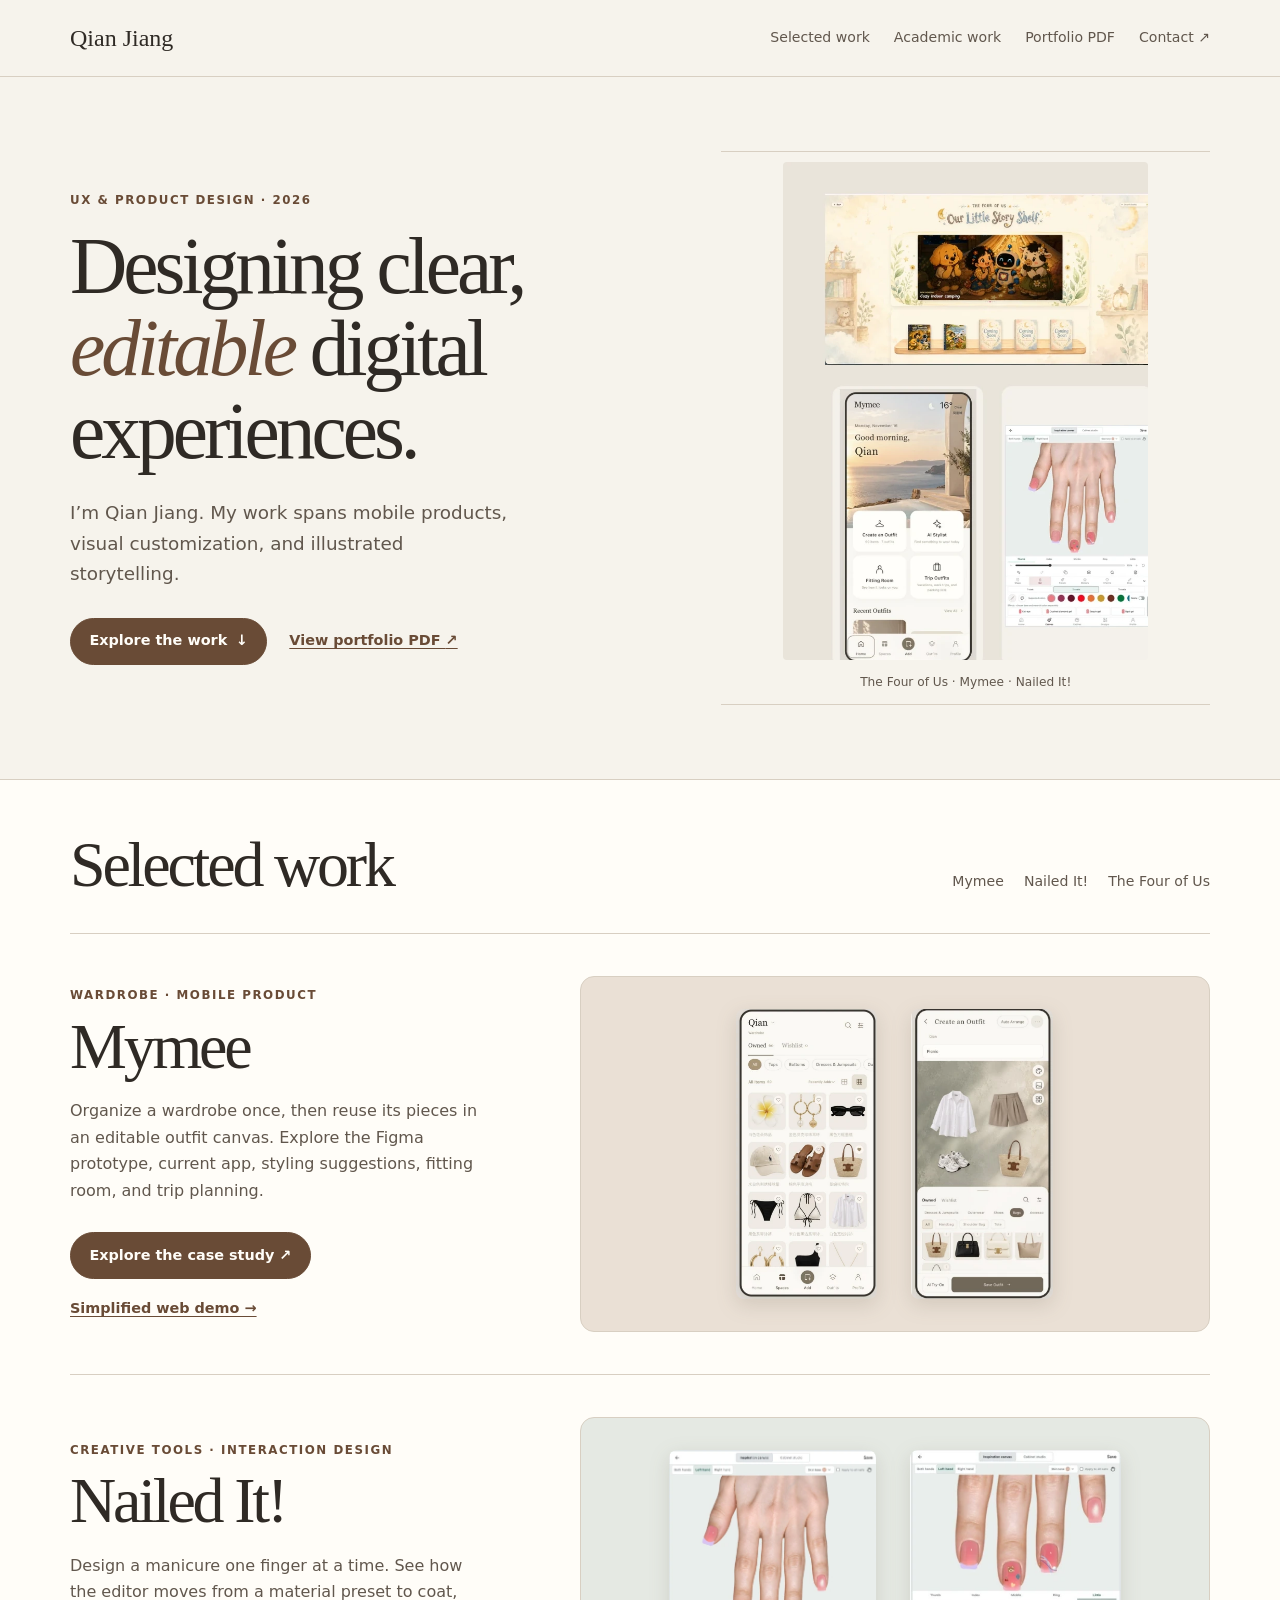
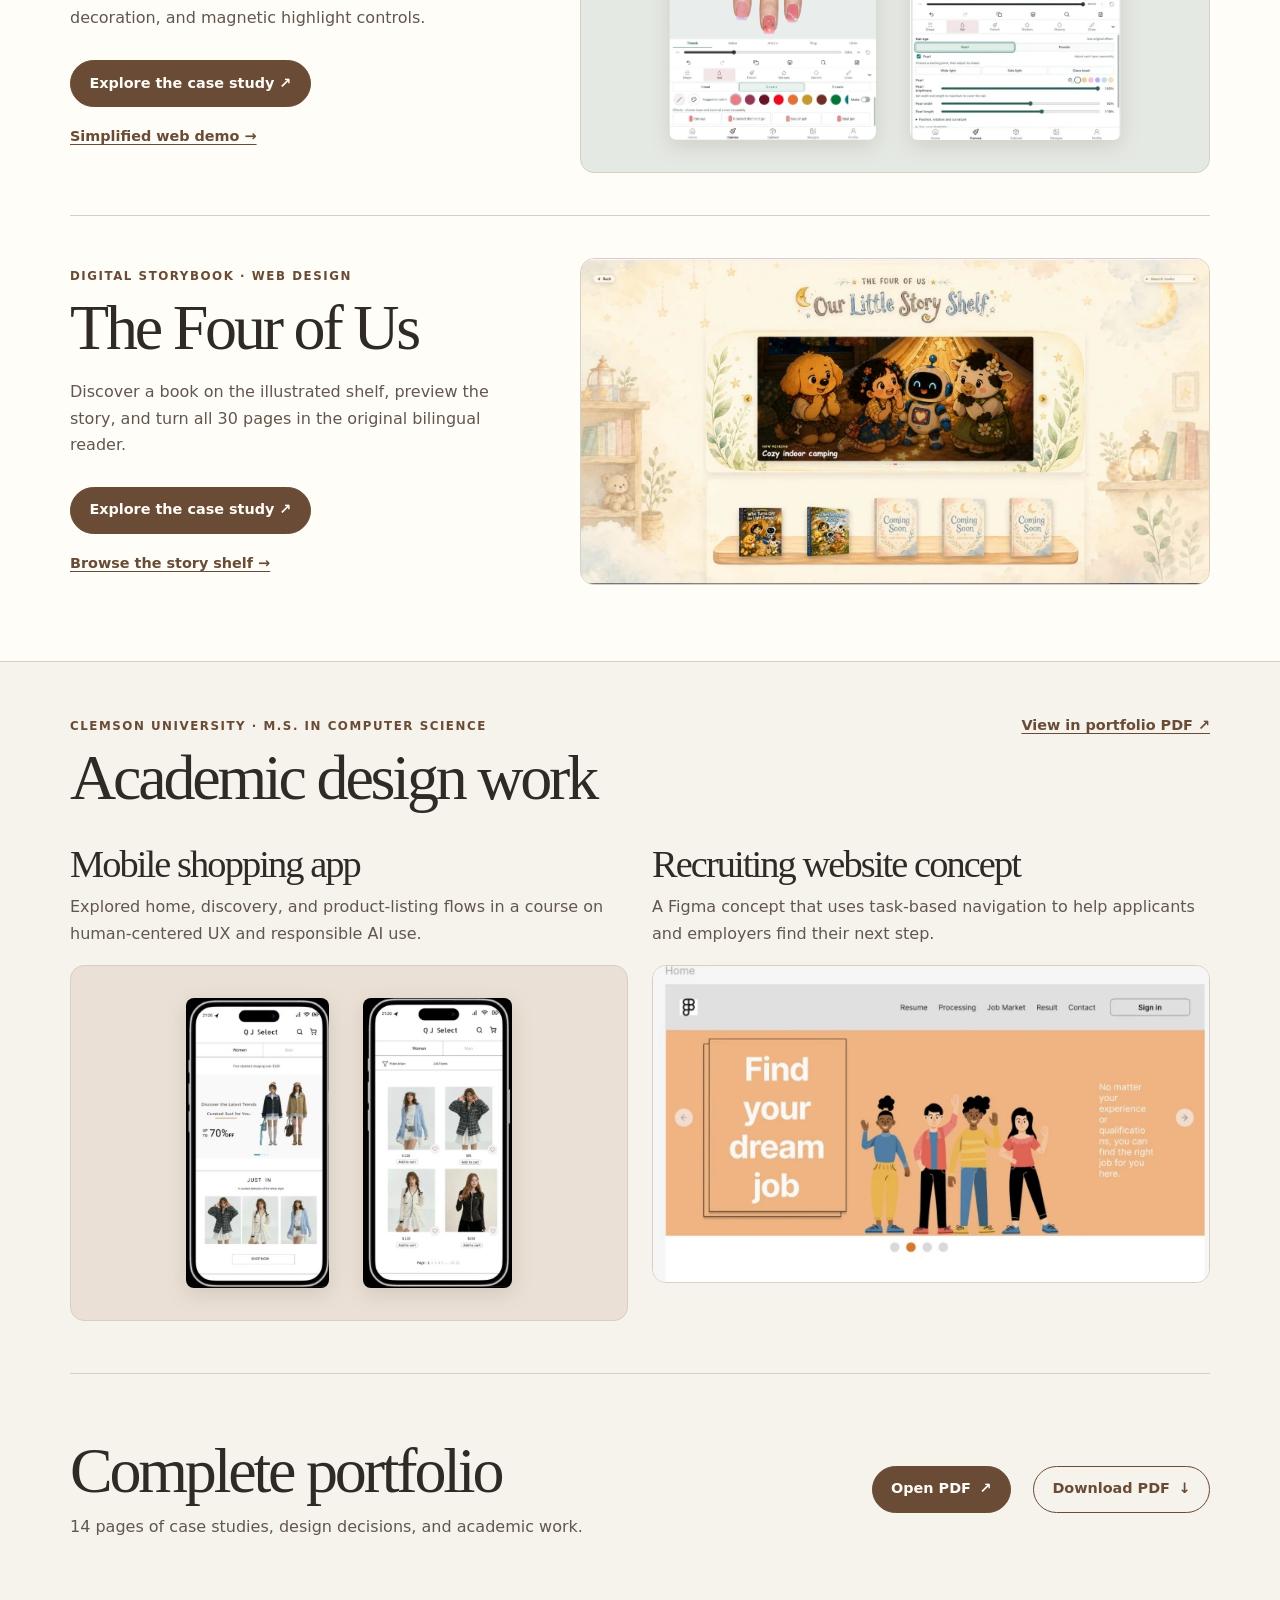
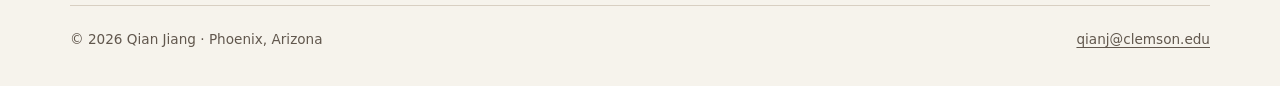
<file: index.html>
<!doctype html>
<html lang="en">
<head>
  <meta charset="utf-8">
  <meta name="viewport" content="width=device-width, initial-scale=1">
  <meta name="theme-color" content="#f6f3ec">
  <meta name="description" content="Qian Jiang’s UX and product design portfolio. Explore interactive demos for Mymee, Nailed It!, and The Four of Us.">
  <meta property="og:title" content="Qian Jiang · UX & Product Design">
  <meta property="og:description" content="Selected product design work and hands-on demos.">
  <meta property="og:type" content="website">
  <meta property="og:image" content="https://97qianj.github.io/Beauty-Lab/cover.webp">
  <title>Qian Jiang · UX & Product Design</title>
  <link rel="stylesheet" href="styles.css">
</head>
<body>
  <a class="skip" href="#main">Skip to content</a>
  <header class="top">
    <nav class="wrap nav" aria-label="Main navigation">
      <a class="brand" href="./">Qian Jiang</a>
      <div class="nav-links">
        <a href="#work">Selected work</a>
        <a href="#academic">Academic work</a>
        <a href="#portfolio">Portfolio PDF</a>
        <a href="mailto:qianj@clemson.edu">Contact <span aria-hidden="true">↗</span></a>
      </div>
    </nav>
  </header>

  <main id="main">
    <section class="wrap hero" aria-labelledby="intro-title">
      <div class="hero-copy">
        <p class="label">UX &amp; Product Design · 2026</p>
        <h1 id="intro-title">Designing clear, <em>editable</em> digital experiences.</h1>
        <p class="lede">I’m Qian Jiang. My work spans mobile products, visual customization, and illustrated storytelling.</p>
        <div class="actions">
          <a class="button primary" href="#work">Explore the work <span aria-hidden="true">↓</span></a>
          <a class="text-link" href="portfolio.pdf" target="_blank" rel="noopener">View portfolio PDF <span aria-hidden="true">↗</span></a>
        </div>
      </div>
      <figure class="hero-visual">
        <img src="work-montage.webp" width="702" height="958" alt="Screens from the illustrated bookshelf, Mymee wardrobe app, and Nailed It! editor">
        <figcaption>The Four of Us · Mymee · Nailed It!</figcaption>
      </figure>
    </section>

    <section class="work" id="work" aria-labelledby="work-title">
      <div class="wrap">
        <div class="section-heading">
          <h2 id="work-title">Selected work</h2>
          <nav class="case-nav" aria-label="Projects">
            <a href="#mymee">Mymee</a>
            <a href="#nailed-it">Nailed It!</a>
            <a href="#the-four-of-us">The Four of Us</a>
          </nav>
        </div>

        <article class="case" id="mymee" aria-labelledby="mymee-title">
          <div class="case-copy">
            <p class="label">Wardrobe · Mobile product</p>
            <h3 id="mymee-title">Mymee</h3>
            <p>Organize a wardrobe once, then reuse its pieces in an editable outfit canvas. Explore the Figma prototype, current app, styling suggestions, fitting room, and trip planning.</p>
            <div class="actions"><a class="button primary" href="mymee.html">Explore the case study ↗</a><a class="text-link" href="mymee.html#outfit-studio">Simplified web demo →</a></div>
          </div>
          <a class="project-art phone-pair" href="mymee.html" aria-label="Open Mymee case study">
            <img src="case-assets/wardrobe.webp" alt="Mymee wardrobe inventory" loading="lazy">
            <img src="case-assets/app-canvas.webp" alt="Mymee outfit canvas" loading="lazy">
          </a>
        </article>

        <article class="case" id="nailed-it" aria-labelledby="nails-title">
          <div class="case-copy">
            <p class="label">Creative tools · Interaction design</p>
            <h3 id="nails-title">Nailed It!</h3>
            <p>Design a manicure one finger at a time. See how the editor moves from a material preset to coat, decoration, and magnetic highlight controls.</p>
            <div class="actions"><a class="button primary" href="nailed-it.html">Explore the case study ↗</a><a class="text-link" href="nailed-it.html#nail-studio">Simplified web demo →</a></div>
          </div>
          <a class="project-art phone-pair nail-art" href="nailed-it.html" aria-label="Open Nailed It! case study">
            <img src="case-assets/nail-editor.webp" alt="Nailed It! hand canvas with per-finger controls" loading="lazy">
            <img src="case-assets/nail-cat-eye.webp" alt="Magnetic polish highlight controls" loading="lazy">
          </a>
        </article>

        <article class="case" id="the-four-of-us" aria-labelledby="storybook-title">
          <div class="case-copy">
            <p class="label">Digital storybook · Web design</p>
            <h3 id="storybook-title">The Four of Us</h3>
            <p>Discover a book on the illustrated shelf, preview the story, and turn all 30 pages in the original bilingual reader.</p>
            <div class="actions"><a class="button primary" href="storybook.html">Explore the case study ↗</a><a class="text-link" href="storybooks/Library/index.html">Browse the story shelf →</a></div>
          </div>
          <a class="project-art story-art" href="storybook.html" aria-label="Open The Four of Us case study">
            <img src="case-assets/story-shelf.webp" alt="The Four of Us illustrated shelf with covers and featured story" loading="lazy">
          </a>
        </article>
      </div>
    </section>

    <section class="wrap academic" id="academic" aria-labelledby="academic-title">
      <div class="section-heading">
        <div><p class="label">Clemson University · M.S. in Computer Science</p><h2 id="academic-title">Academic design work</h2></div>
        <a class="text-link" href="portfolio.pdf#page=13" target="_blank" rel="noopener">View in portfolio PDF ↗</a>
      </div>
      <div class="academic-grid">
        <article>
          <h3>Mobile shopping app</h3>
          <p>Explored home, discovery, and product-listing flows in a course on human-centered UX and responsible AI use.</p>
          <div class="project-art phone-pair">
            <a href="case-assets/academic-discovery.webp" target="_blank" rel="noopener"><img src="case-assets/academic-discovery.webp" alt="Shopping app · Home and discovery" loading="lazy"></a>
            <a href="case-assets/academic-products.webp" target="_blank" rel="noopener"><img src="case-assets/academic-products.webp" alt="Shopping app · Product listings" loading="lazy"></a>
          </div>
        </article>
        <article>
          <h3>Recruiting website concept</h3>
          <p>A Figma concept that uses task-based navigation to help applicants and employers find their next step.</p>
          <a class="project-art story-art" href="case-assets/academic-recruiting.webp" target="_blank" rel="noopener"><img src="case-assets/academic-recruiting.webp" alt="Recruiting website · Homepage and navigation" loading="lazy"></a>
        </article>
      </div>
    </section>

    <section class="wrap portfolio" id="portfolio" aria-labelledby="portfolio-title">
      <div>
        <h2 id="portfolio-title">Complete portfolio</h2>
        <p>14 pages of case studies, design decisions, and academic work.</p>
      </div>
      <div class="actions">
        <a class="button primary" href="portfolio.pdf" target="_blank" rel="noopener">Open PDF <span aria-hidden="true">↗</span></a>
        <a class="button" href="portfolio.pdf" download="Qian_Jiang_UX_Portfolio.pdf">Download PDF <span aria-hidden="true">↓</span></a>
      </div>
    </section>
  </main>

  <footer class="wrap footer"><span>© 2026 Qian Jiang · Phoenix, Arizona</span><a href="mailto:qianj@clemson.edu">qianj@clemson.edu</a></footer>
</body>
</html>
</file>
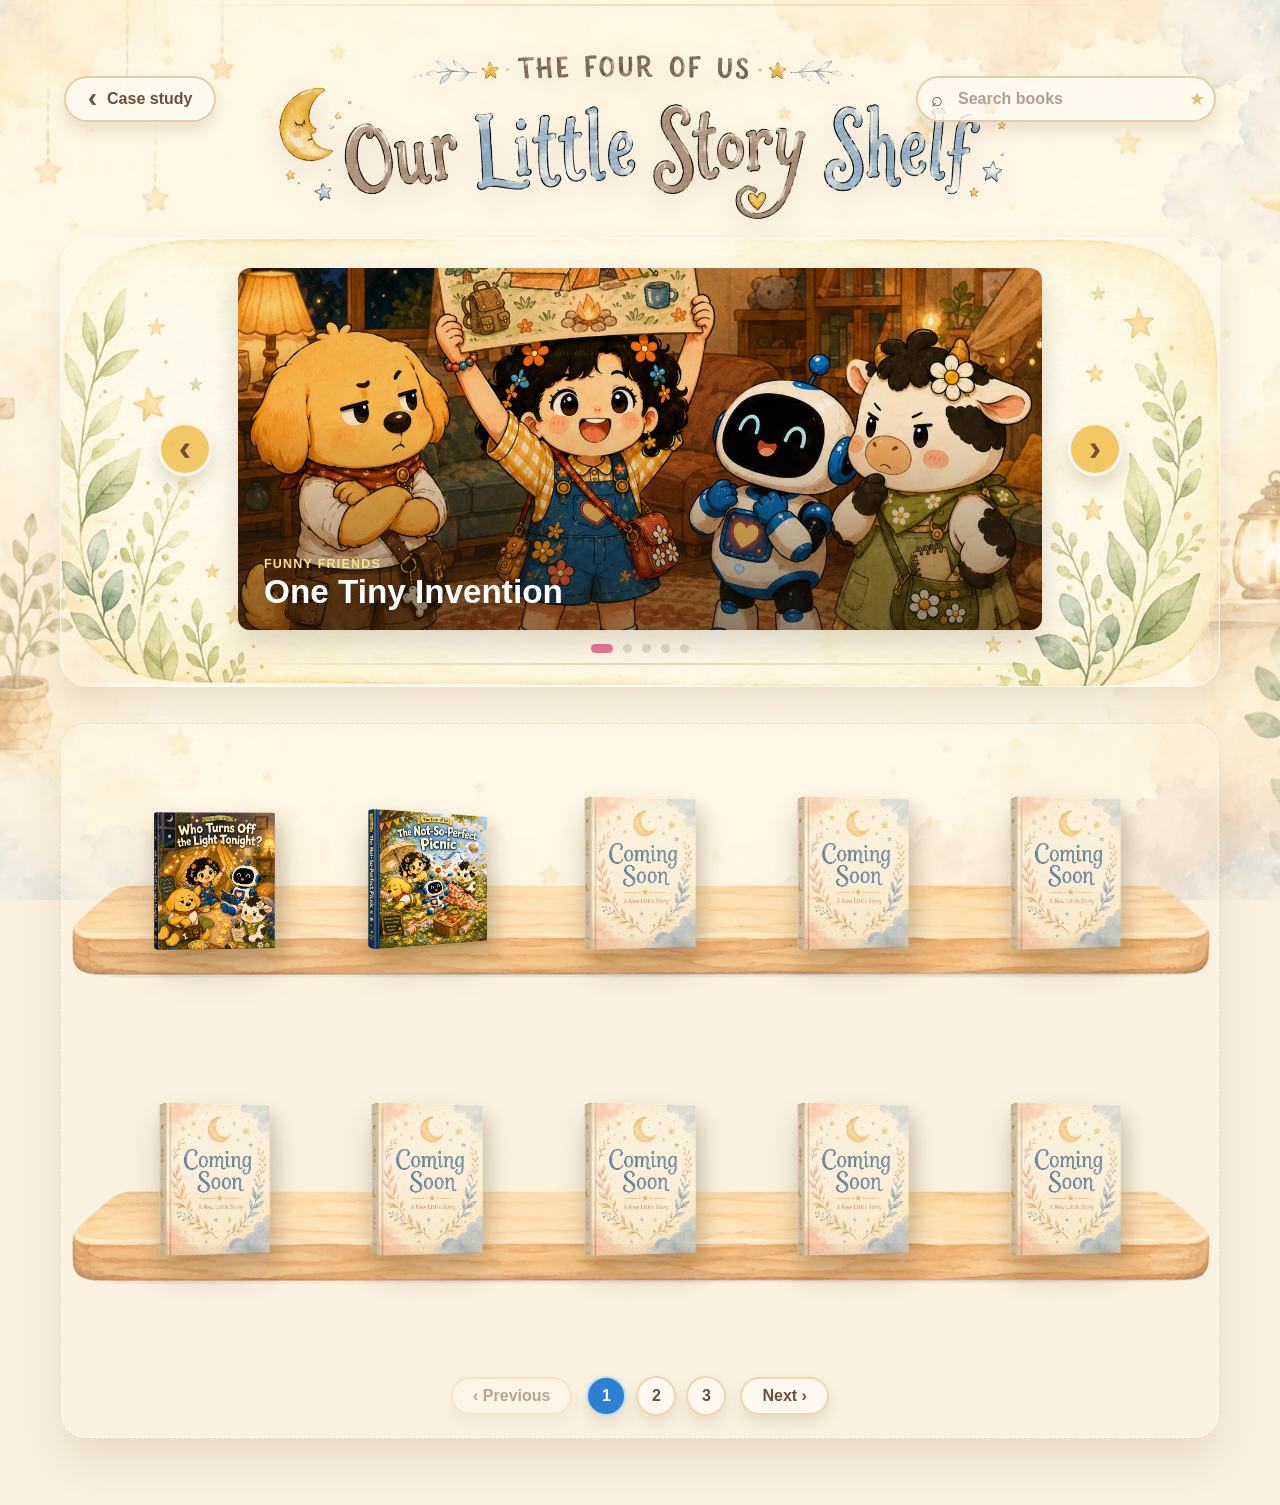
<file: storybooks/Library/index.html>
<!doctype html>
<html lang="en">
  <head>
    <meta charset="UTF-8" />
    <meta name="viewport" content="width=device-width, initial-scale=1.0" />
    <title>The Four of Us | Library</title>
    <link rel="stylesheet" href="styles.css" />
  </head>
  <body>
    <main class="library-shell">
      <header class="library-header">
        <a class="back-link" href="../../storybook.html" aria-label="Back to the case study"><span aria-hidden="true">‹</span> Case study</a>
        <label class="library-search" aria-label="Search books">
          <span aria-hidden="true">⌕</span>
          <input id="bookSearch" type="search" placeholder="Search books" />
          <span class="search-star" aria-hidden="true">★</span>
        </label>
      </header>

      <div class="library-title-block page-title">
        <img class="library-title-image" src="images/library-title.webp" alt="Our Little Story Shelf" />
        <h1 class="visually-hidden">Our Little Story Shelf</h1>
      </div>

      <section class="banner-section" aria-label="Featured books">
        <div class="banner-inner">
          <button class="banner-button banner-prev" id="bannerPrev" type="button" aria-label="Previous featured book">‹</button>
          <div class="banner-window">
            <div class="banner-track" id="bannerTrack">
              <a class="banner-slide" data-accent="112, 86, 48" href="../Stories/who-will-turn-off-the-light/index.html">
                <img src="images/library-banner-01-one-tiny-invention.webp" alt="Millie has an idea" />
                <div class="banner-copy">
                  <p>Funny Friends</p>
                  <h2>One Tiny Invention</h2>
                </div>
              </a>
              <a class="banner-slide" data-accent="64, 82, 76" href="../Stories/who-will-turn-off-the-light/index.html">
                <img src="images/library-banner-02-glowing-path-to-bedtime.webp" alt="Glowing star path scene" />
                <div class="banner-copy">
                  <p>Book 1</p>
                  <h2>A glowing path to bedtime</h2>
                </div>
              </a>
              <a class="banner-slide" data-accent="80, 68, 98" href="../Stories/who-will-turn-off-the-light/index.html">
                <img src="images/library-banner-03-cozy-indoor-camping.webp" alt="Warm night tent scene" />
                <div class="banner-copy">
                  <p>Now Reading</p>
                  <h2>Cozy indoor camping</h2>
                </div>
              </a>
              <a class="banner-slide" data-accent="122, 92, 42" href="../Stories/who-will-turn-off-the-light/index.html">
                <img src="images/library-banner-04-who-will-turn-off-the-light.webp" alt="Indoor camping scene" />
                <div class="banner-copy">
                  <p>New Story</p>
                  <h2>Who Will Turn Off the Light?</h2>
                </div>
              </a>
              <a class="banner-slide" data-accent="72, 94, 126" href="../Stories/who-will-turn-off-the-light/index.html">
                <img src="images/library-banner-05-everyone-matters.webp" alt="Friends hugging Bippo" />
                <div class="banner-copy">
                  <p>Warm Ending</p>
                  <h2>Everyone matters</h2>
                </div>
              </a>
            </div>
          </div>
          <button class="banner-button banner-next" id="bannerNext" type="button" aria-label="Next featured book">›</button>
        </div>
        <div class="banner-dots" id="bannerDots" aria-label="Featured book selector">
          <button class="active" type="button" aria-label="Show banner 1"></button>
          <button type="button" aria-label="Show banner 2"></button>
          <button type="button" aria-label="Show banner 3"></button>
          <button type="button" aria-label="Show banner 4"></button>
          <button type="button" aria-label="Show banner 5"></button>
        </div>
      </section>


      <section class="books-section" aria-label="Available books">
        <div class="book-grid" id="bookGrid">
          <a class="book-card is-ready" data-title="who will turn off the light book 1" href="../Stories/who-will-turn-off-the-light/index.html" aria-label="Open Who Will Turn Off the Light">
            <span class="book-cover-wrap">
              <img src="../Stories/who-will-turn-off-the-light/images/cover.webp" alt="Who Will Turn Off the Light? cover" />
            </span>
          </a>
          <div class="book-card is-ready is-display-only" data-title="the not so perfect picnic 不完美的野餐 book 2" aria-label="The Not-So-Perfect Picnic">
            <span class="book-cover-wrap">
              <img src="../Stories/the-not-so-perfect-picnic/images/cover.webp" alt="The Not-So-Perfect Picnic cover" />
            </span>
          </div>
          <div class="book-slot" data-title="book 3" aria-label="Coming soon book slot 3">
            <img src="images/library-coming-soon-book.webp" alt="Coming soon" />
          </div>
          <div class="book-slot" data-title="book 4" aria-label="Coming soon book slot 4">
            <img src="images/library-coming-soon-book.webp" alt="Coming soon" />
          </div>
          <div class="book-slot" data-title="book 5" aria-label="Coming soon book slot 5">
            <img src="images/library-coming-soon-book.webp" alt="Coming soon" />
          </div>
          <div class="book-slot" data-title="book 6" aria-label="Coming soon book slot 6">
            <img src="images/library-coming-soon-book.webp" alt="Coming soon" />
          </div>
          <div class="book-slot" data-title="book 7" aria-label="Coming soon book slot 7">
            <img src="images/library-coming-soon-book.webp" alt="Coming soon" />
          </div>
          <div class="book-slot" data-title="book 8" aria-label="Coming soon book slot 8">
            <img src="images/library-coming-soon-book.webp" alt="Coming soon" />
          </div>
          <div class="book-slot" data-title="book 9" aria-label="Coming soon book slot 9">
            <img src="images/library-coming-soon-book.webp" alt="Coming soon" />
          </div>
          <div class="book-slot" data-title="book 10" aria-label="Coming soon book slot 10">
            <img src="images/library-coming-soon-book.webp" alt="Coming soon" />
          </div>
          <nav class="pagination" aria-label="Book pages">
            <button class="page-control" id="prevBooks" type="button">‹ Previous</button>
            <div class="page-numbers" id="pageNumbers">
              <button class="active" type="button">1</button>
              <button type="button">2</button>
              <button type="button">3</button>
            </div>
            <button class="page-control" id="nextBooks" type="button">Next ›</button>
          </nav>
        </div>
      </section>

    </main>
    <script src="script.js"></script>
  </body>
</html>
</file>
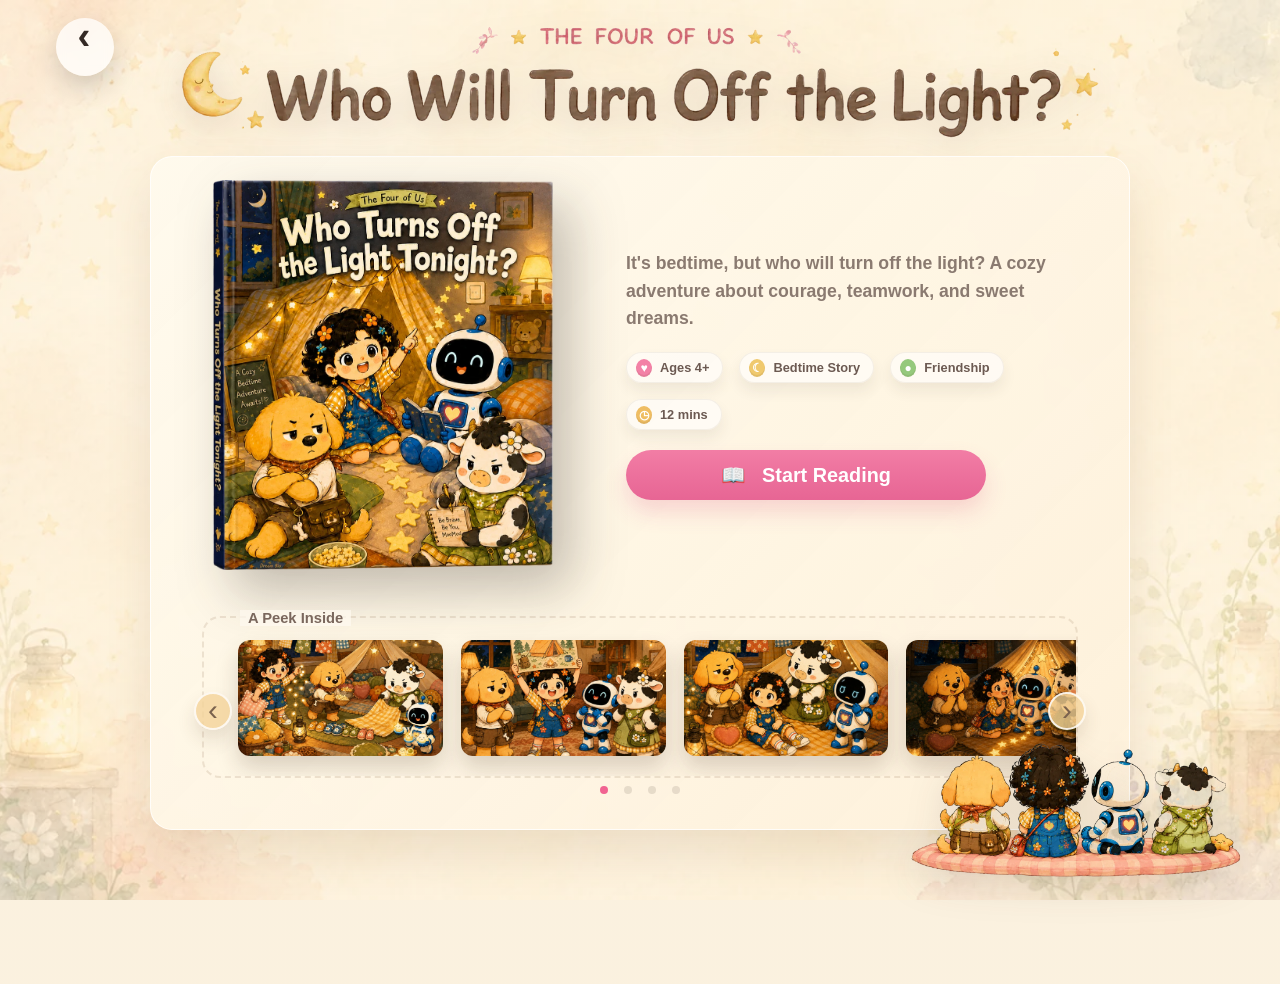
<file: storybooks/Stories/who-will-turn-off-the-light/index.html>
<!doctype html>
<html lang="en">
  <head>
    <meta charset="UTF-8" />
    <meta name="viewport" content="width=device-width, initial-scale=1.0" />
    <title>Who Will Turn Off the Light?</title>
    <link rel="stylesheet" href="reader.css" />
  </head>
  <body>
    <main class="reader-shell">
      <header class="reader-topbar">
        <a class="reader-back" href="../../Library/index.html" aria-label="Back to library"><span aria-hidden="true">‹</span> Library</a>
        <div class="reader-titlebar">
          <img class="reader-title-image" src="images/title.webp" alt="Who Will Turn Off the Light?" />
        </div>
        <div class="reader-tools" aria-label="Reader tools">
          <span class="reader-count" id="pageStatus">1 / 30</span>
          <button class="tool-button language-toggle" id="languageToggle" type="button" aria-label="Switch language">中</button>
          <button class="tool-button" id="readAloud" type="button" aria-label="Read aloud">♪</button>
        </div>
      </header>

      <section class="cover-view" id="coverView" aria-label="Book details">
        <img class="detail-title" src="images/title.webp" alt="Who Will Turn Off the Light?" />

        <div class="detail-card">
          <button class="cover-book" id="startBook" type="button" aria-label="Start reading">
            <img src="images/cover.webp" alt="Who Will Turn Off the Light? cover" />
          </button>

          <div class="book-info">
            <p class="book-summary">
              It's bedtime, but who will turn off the light? A cozy adventure about courage,
              teamwork, and sweet dreams.
            </p>
            <div class="book-tags" aria-label="Book details">
              <span class="tag-age">Ages 4+</span>
              <span class="tag-bedtime">Bedtime Story</span>
              <span class="tag-friendship">Friendship</span>
              <span class="tag-time">12 mins</span>
            </div>
            <button class="start-button" id="startButton" type="button">
              <span aria-hidden="true">📖</span>
              Start Reading
            </button>
          </div>

          <section class="preview-strip" id="pagePreview" aria-label="A peek inside">
            <h2>A Peek Inside</h2>
            <button class="preview-arrow preview-prev" type="button" aria-label="Previous preview">‹</button>
            <div class="preview-list">
              <img src="images/page-07.webp" alt="Friends camping indoors" />
              <img src="images/page-03.webp" alt="Millie shares an idea" />
              <img src="images/page-20.webp" alt="Bippo in the dark" />
              <img src="images/page-25.webp" alt="Friends in a cozy tent" />
              <img src="images/page-21.webp" alt="A glowing path to the light switch" />
              <img src="images/page-17.webp" alt="Friends hugging Bippo" />
            </div>
            <button class="preview-arrow preview-next" type="button" aria-label="Next preview">›</button>
            <div class="preview-dots" aria-hidden="true">
              <span class="active"></span>
              <span></span>
              <span></span>
              <span></span>
            </div>
          </section>
        </div>

        <img class="bottom-characters" src="../../Shared/images/story-detail-bottom-characters.webp" alt="" aria-hidden="true" />
      </section>

      <section class="reading-view" id="readingView" aria-label="Book reader" hidden>
        <div class="book-area">
          <button class="frame-stage" id="pageButton" type="button" aria-label="Next page">
            <div class="spread-page text-page">
              <div class="page-ornament" aria-hidden="true">☾</div>
              <div class="page-copy" id="pageText"></div>
              <div class="printed-page-number" id="printedPageNumber">1</div>
            </div>
            <div class="spread-page image-page">
              <img class="page-illustration" id="pageImage" alt="" />
            </div>
          </button>
        </div>


        <div class="thumbnail-tray" aria-label="Page thumbnails">
          <button class="thumb-arrow" id="thumbPrev" type="button" aria-label="Previous page">‹ Previous</button>
          <div class="thumbnail-list" id="thumbnailList"></div>
          <button class="thumb-arrow" id="thumbNext" type="button" aria-label="Next page">Next ›</button>
        </div>

        <img class="reader-bottom-characters" src="../../Shared/images/story-detail-reader-characters.webp" alt="" aria-hidden="true" />
      </section>
    </main>

    <script src="script.js"></script>
  </body>
</html>
</file>
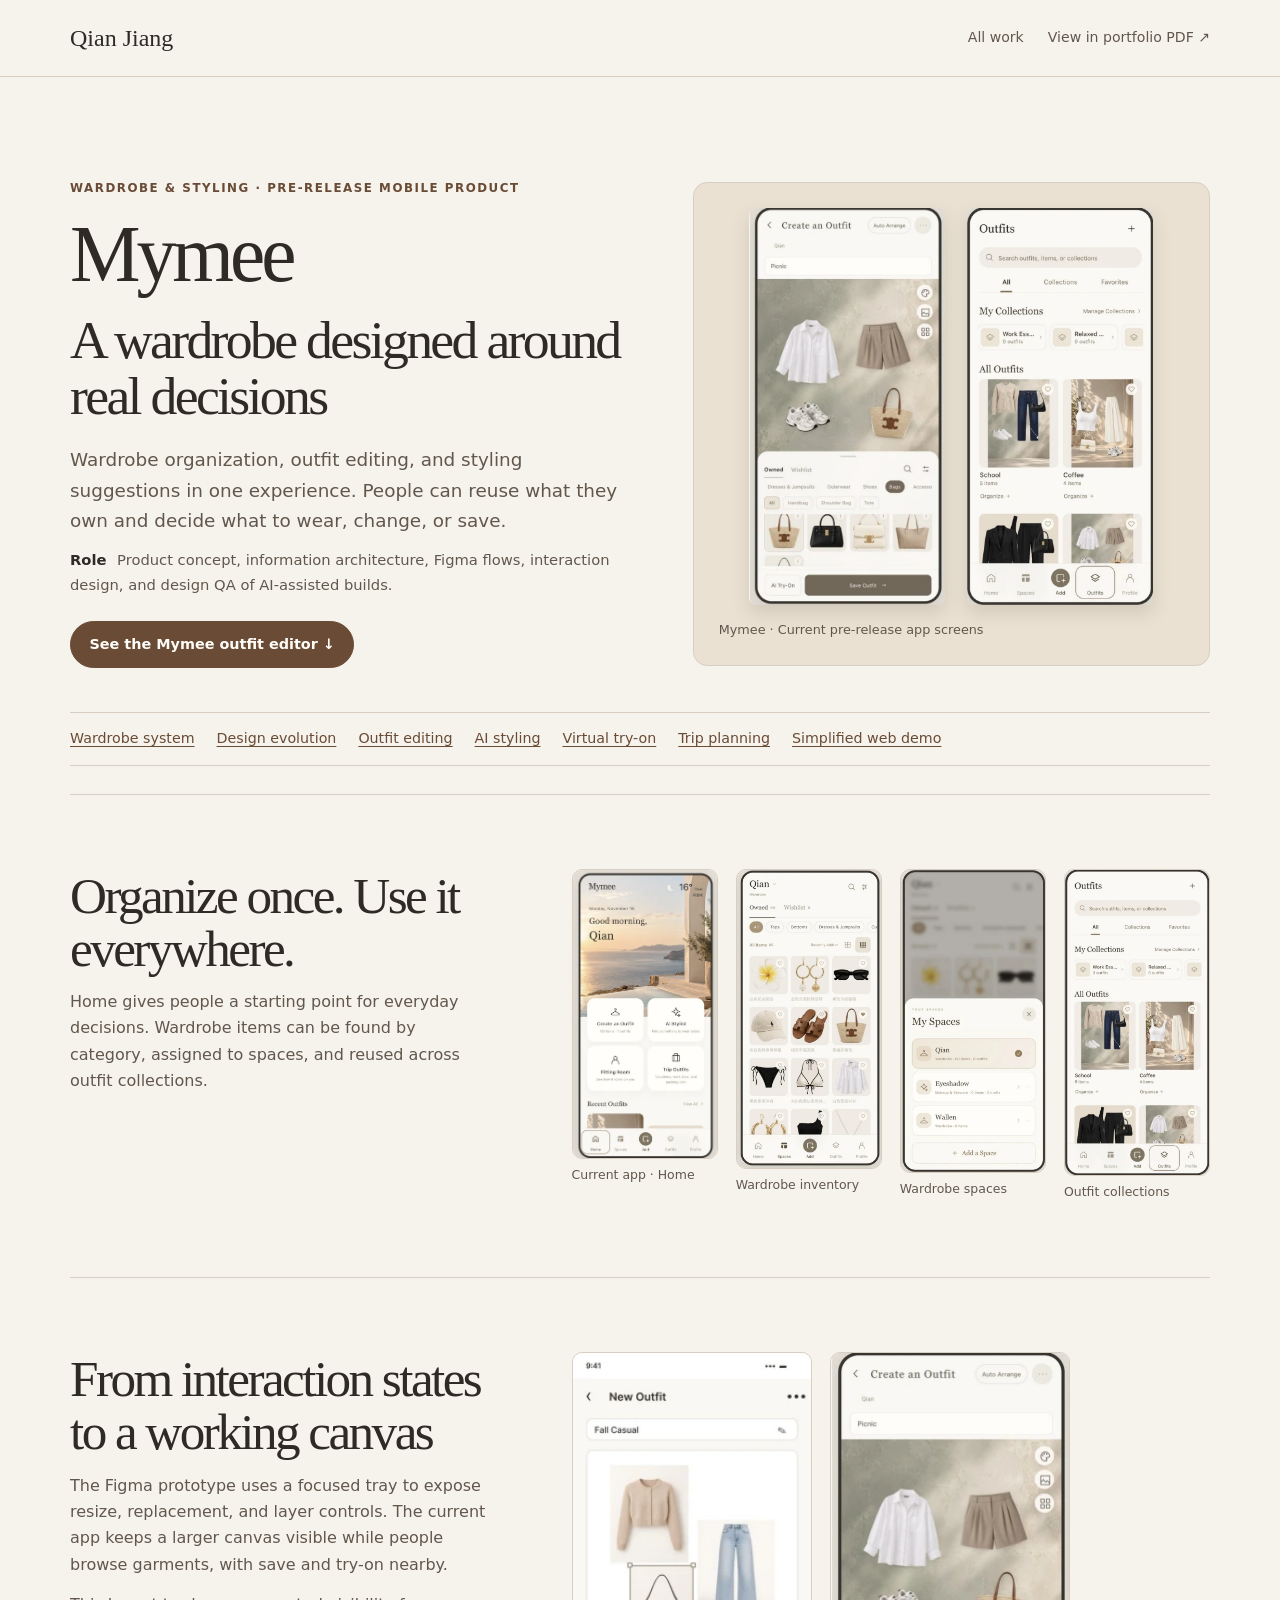
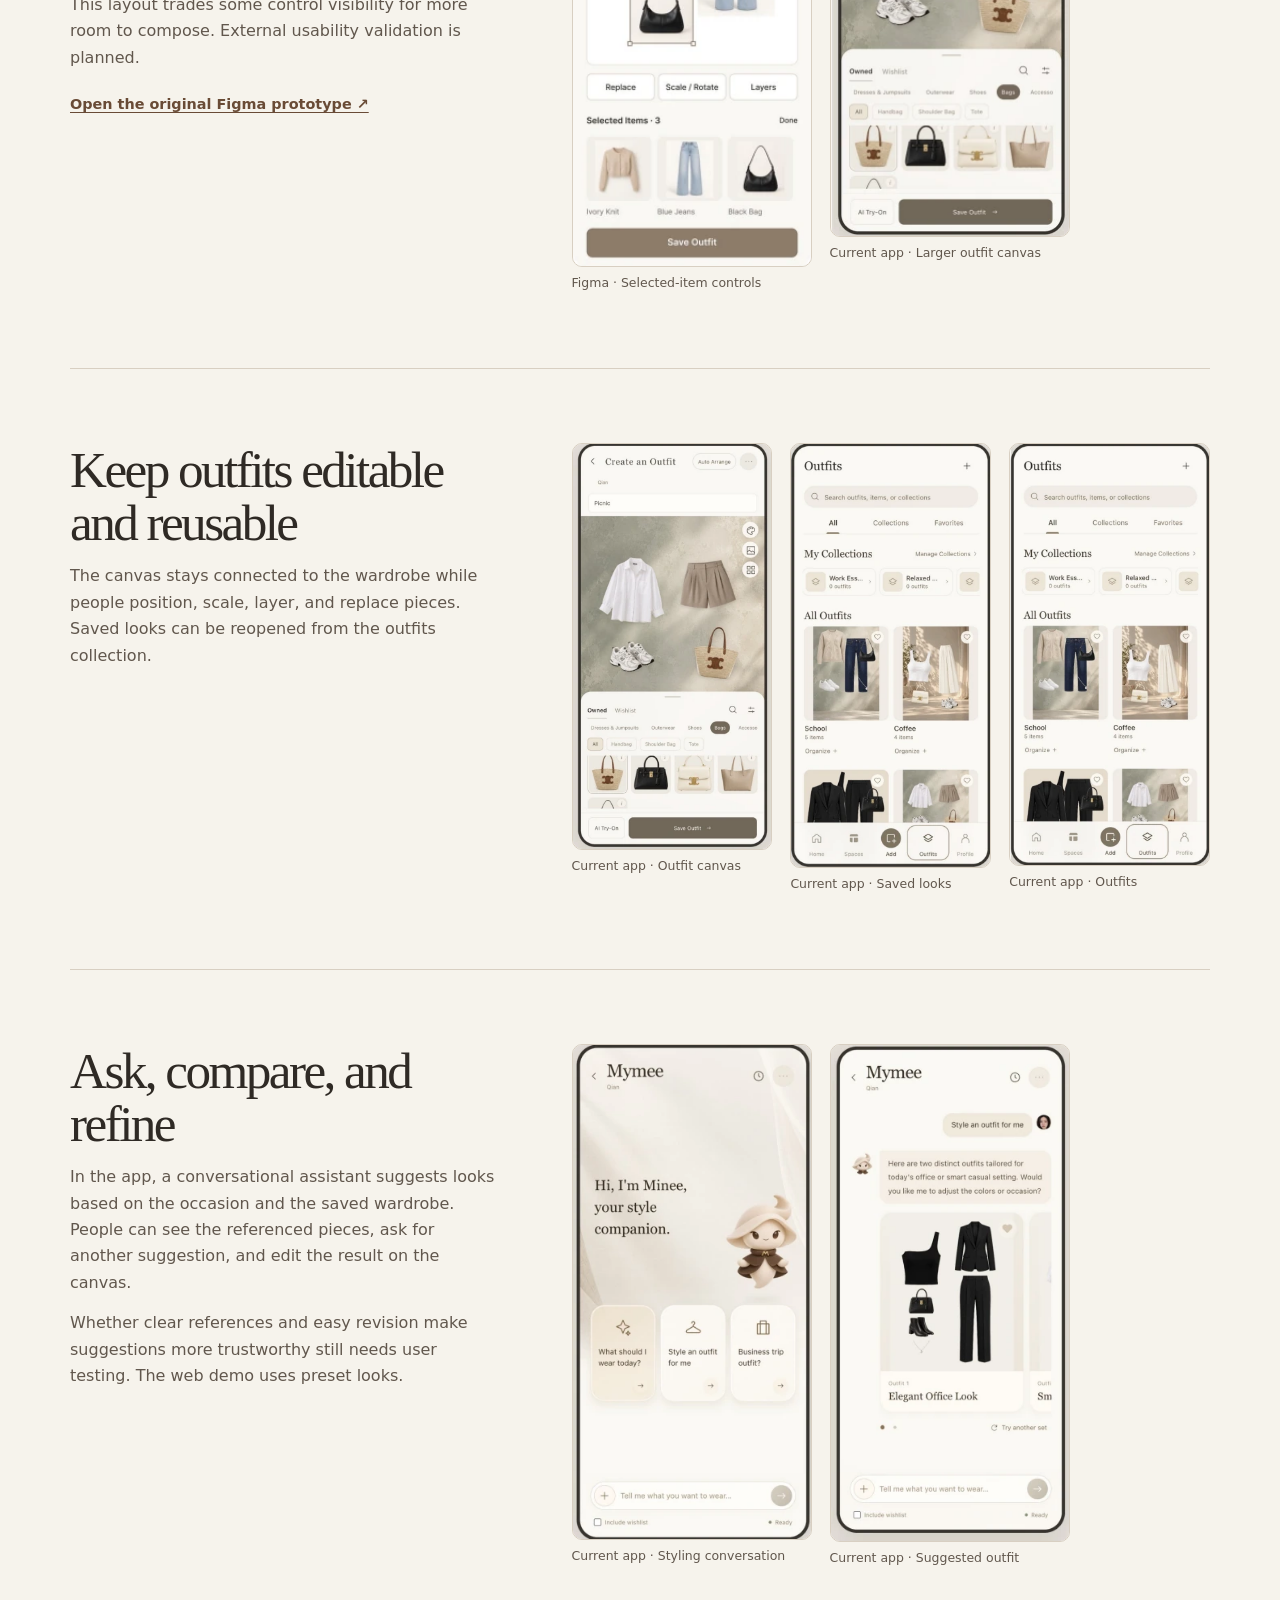
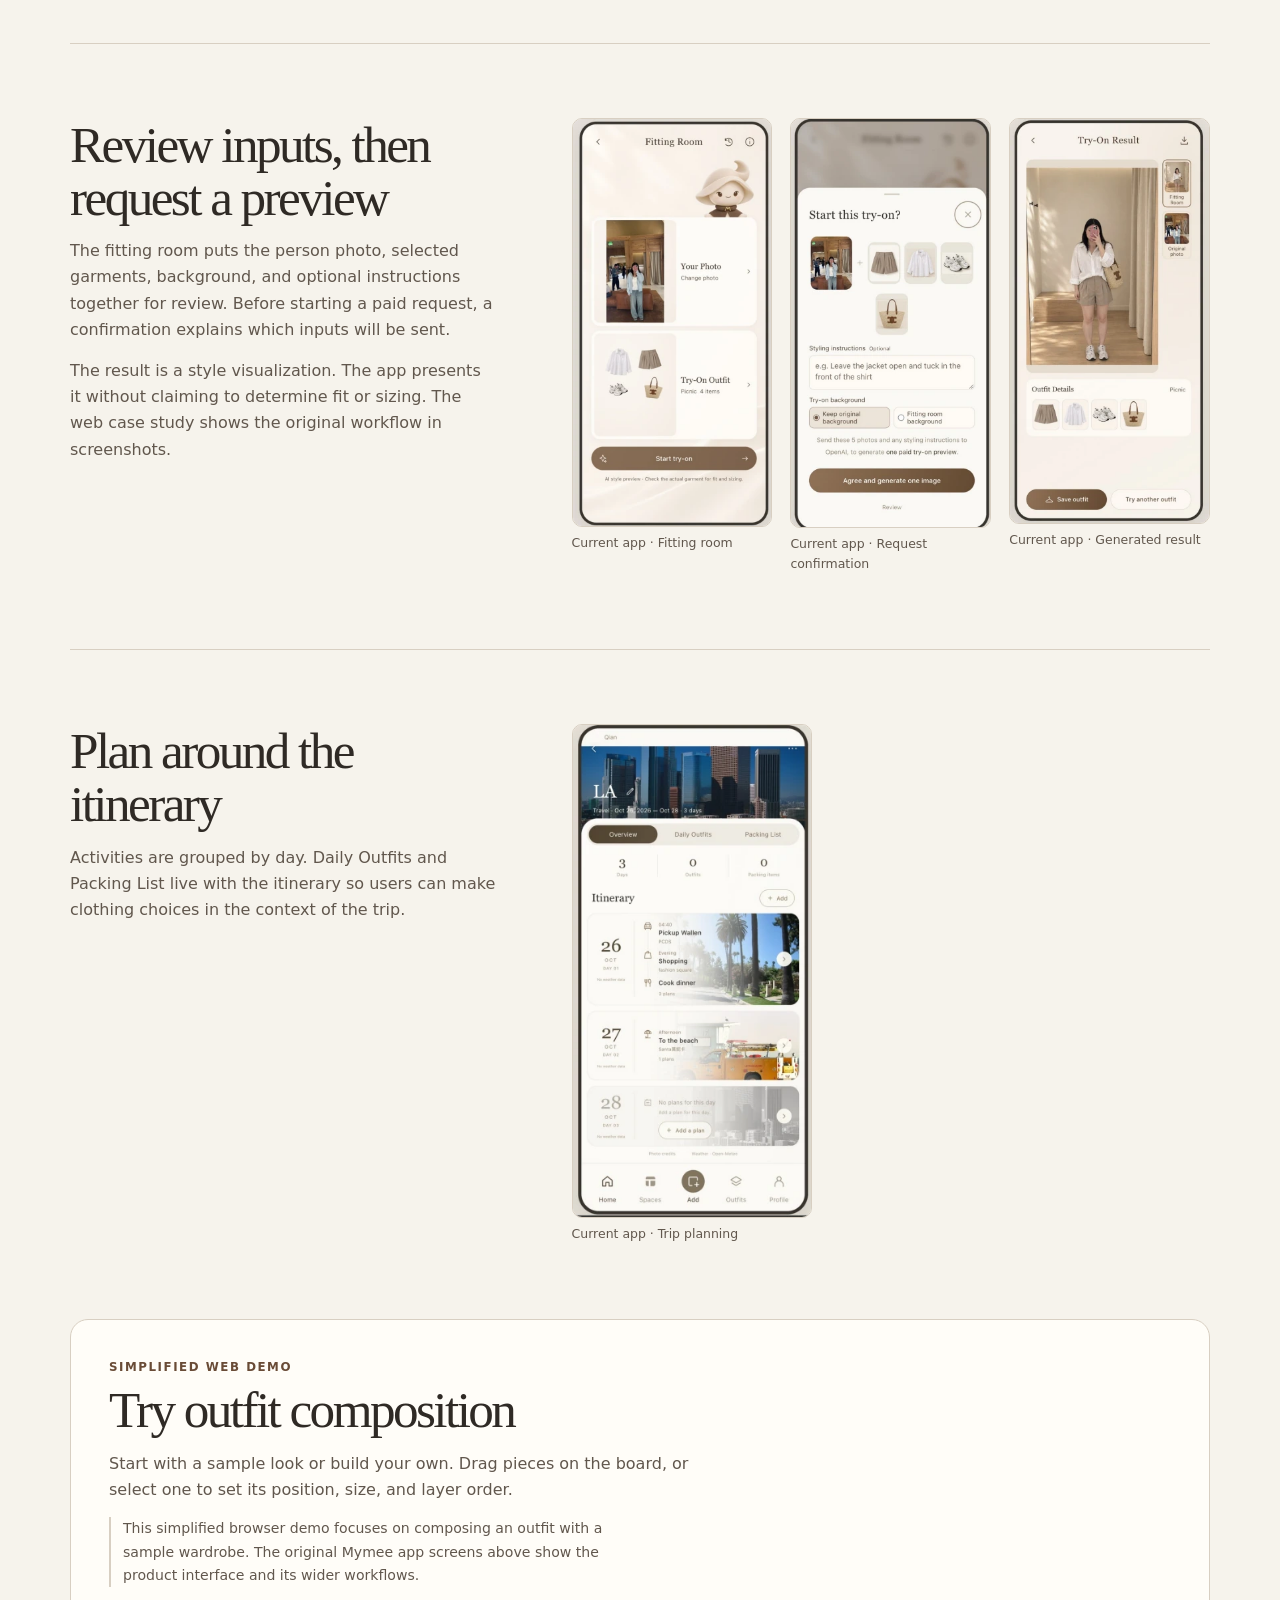
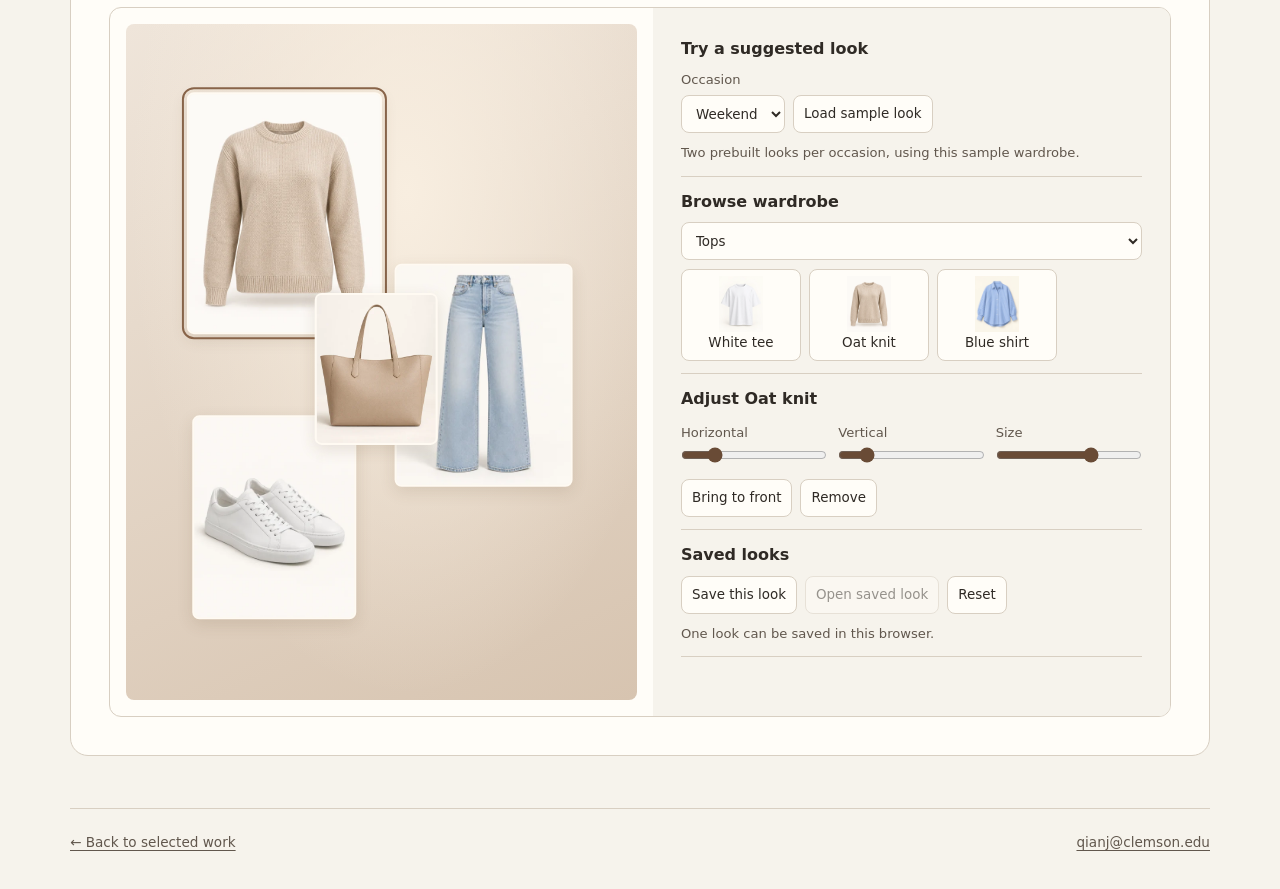
<file: mymee.html>
<!doctype html>
<html lang="en">
<head>
  <meta charset="utf-8">
  <meta name="viewport" content="width=device-width, initial-scale=1">
  <meta name="description" content="Wardrobe organization, outfit editing, and styling suggestions in one experience. People can reuse what they own and decide what to wear, change, or save.">
  <title>Mymee · Qian Jiang</title>
  <link rel="stylesheet" href="styles.css">
  <link rel="stylesheet" href="cases.css">
  <script src="mymee.js" defer></script>
</head>
<body>
  <a class="skip" href="#main">Skip to content</a>
  <header class="top"><nav class="wrap nav" aria-label="Main navigation">
    <a class="brand" href="./">Qian Jiang</a>
    <div class="nav-links"><a href="./#work">All work</a><a href="portfolio.pdf#page=3" target="_blank" rel="noopener">View in portfolio PDF ↗</a></div>
  </nav></header>
  <main class="wrap case-page" id="main">
    <header class="case-intro product-intro">
      <div>
        <p class="label">Wardrobe & styling · Pre-release mobile product</p>
        <h1>Mymee</h1>
        <h2>A wardrobe designed around real decisions</h2>
        <p class="lede">Wardrobe organization, outfit editing, and styling suggestions in one experience. People can reuse what they own and decide what to wear, change, or save.</p>
        <p class="case-role"><strong>Role</strong> Product concept, information architecture, Figma flows, interaction design, and design QA of AI-assisted builds.</p>
        <a class="button primary" href="#editing">See the Mymee outfit editor ↓</a>
      </div>
      <figure class="product-screens">
        <div class="product-screens-pair">
          <a href="case-assets/app-canvas.webp" target="_blank" rel="noopener"><img src="case-assets/app-canvas.webp" alt="Mymee outfit canvas"></a>
          <a href="case-assets/saved.webp" target="_blank" rel="noopener"><img src="case-assets/saved.webp" alt="Mymee saved outfits"></a>
        </div>
        <figcaption>Mymee · Current pre-release app screens</figcaption>
      </figure>
    </header>
    <nav class="chapter-links" aria-label="On this page"><a href="#wardrobe">Wardrobe system</a><a href="#prototype">Design evolution</a><a href="#editing">Outfit editing</a><a href="#styling">AI styling</a><a href="#try-on">Virtual try-on</a><a href="#trip">Trip planning</a><a href="#outfit-studio">Simplified web demo</a></nav>
    <section class="chapter" id="wardrobe"><div class="chapter-copy"><h2>Organize once. Use it everywhere.</h2><p>Home gives people a starting point for everyday decisions. Wardrobe items can be found by category, assigned to spaces, and reused across outfit collections.</p></div><div class="screens"><figure class="screen"><a href="case-assets/home.webp" target="_blank" rel="noopener" aria-label="Open screenshot of Current app · Home in a new tab"><img src="case-assets/home.webp" alt="Current app · Home" loading="lazy"></a><figcaption>Current app · Home</figcaption></figure><figure class="screen"><a href="case-assets/wardrobe.webp" target="_blank" rel="noopener" aria-label="Open screenshot of Wardrobe inventory in a new tab"><img src="case-assets/wardrobe.webp" alt="Wardrobe inventory" loading="lazy"></a><figcaption>Wardrobe inventory</figcaption></figure><figure class="screen"><a href="case-assets/spaces.webp" target="_blank" rel="noopener" aria-label="Open screenshot of Wardrobe spaces in a new tab"><img src="case-assets/spaces.webp" alt="Wardrobe spaces" loading="lazy"></a><figcaption>Wardrobe spaces</figcaption></figure><figure class="screen"><a href="case-assets/collections.webp" target="_blank" rel="noopener" aria-label="Open screenshot of Outfit collections in a new tab"><img src="case-assets/collections.webp" alt="Outfit collections" loading="lazy"></a><figcaption>Outfit collections</figcaption></figure></div></section>
    <section class="chapter" id="prototype"><div class="chapter-copy"><h2>From interaction states to a working canvas</h2><p>The Figma prototype uses a focused tray to expose resize, replacement, and layer controls. The current app keeps a larger canvas visible while people browse garments, with save and try-on nearby.</p><p>This layout trades some control visibility for more room to compose. External usability validation is planned.</p><a class="text-link" href="https://www.figma.com/proto/QEGR8EhhWneROEp5Dynp4z/Mymee-%C2%B7-Style-Studio-%E2%80%94-Interview-Prototype?node-id=0-1&amp;p=f&amp;t=vmDaUz7eeo1X3GIX-0&amp;scaling=scale-down&amp;content-scaling=fixed&amp;starting-point-node-id=1%3A2" target="_blank" rel="noopener">Open the original Figma prototype ↗</a></div><div class="screens"><figure class="screen"><a href="case-assets/figma.webp" target="_blank" rel="noopener" aria-label="Open screenshot of Figma · Selected-item controls in a new tab"><img src="case-assets/figma.webp" alt="Figma · Selected-item controls" loading="lazy"></a><figcaption>Figma · Selected-item controls</figcaption></figure><figure class="screen"><a href="case-assets/app-canvas.webp" target="_blank" rel="noopener" aria-label="Open screenshot of Current app · Larger outfit canvas in a new tab"><img src="case-assets/app-canvas.webp" alt="Current app · Larger outfit canvas" loading="lazy"></a><figcaption>Current app · Larger outfit canvas</figcaption></figure></div></section>
    <section class="chapter" id="editing"><div class="chapter-copy"><h2>Keep outfits editable and reusable</h2><p>The canvas stays connected to the wardrobe while people position, scale, layer, and replace pieces. Saved looks can be reopened from the outfits collection.</p></div><div class="screens"><figure class="screen"><a href="case-assets/editing.webp" target="_blank" rel="noopener" aria-label="Open screenshot of Current app · Outfit canvas in a new tab"><img src="case-assets/editing.webp" alt="Current app · Outfit canvas" loading="lazy"></a><figcaption>Current app · Outfit canvas</figcaption></figure><figure class="screen"><a href="case-assets/saved.webp" target="_blank" rel="noopener" aria-label="Open screenshot of Current app · Saved looks in a new tab"><img src="case-assets/saved.webp" alt="Current app · Saved looks" loading="lazy"></a><figcaption>Current app · Saved looks</figcaption></figure><figure class="screen"><a href="case-assets/outfits.webp" target="_blank" rel="noopener" aria-label="Open screenshot of Current app · Outfits in a new tab"><img src="case-assets/outfits.webp" alt="Current app · Outfits" loading="lazy"></a><figcaption>Current app · Outfits</figcaption></figure></div></section>
    <section class="chapter" id="styling"><div class="chapter-copy"><h2>Ask, compare, and refine</h2><p>In the app, a conversational assistant suggests looks based on the occasion and the saved wardrobe. People can see the referenced pieces, ask for another suggestion, and edit the result on the canvas.</p><p>Whether clear references and easy revision make suggestions more trustworthy still needs user testing. The web demo uses preset looks.</p></div><div class="screens"><figure class="screen"><a href="case-assets/assistant.webp" target="_blank" rel="noopener" aria-label="Open screenshot of Current app · Styling conversation in a new tab"><img src="case-assets/assistant.webp" alt="Current app · Styling conversation" loading="lazy"></a><figcaption>Current app · Styling conversation</figcaption></figure><figure class="screen"><a href="case-assets/suggestions.webp" target="_blank" rel="noopener" aria-label="Open screenshot of Current app · Suggested outfit in a new tab"><img src="case-assets/suggestions.webp" alt="Current app · Suggested outfit" loading="lazy"></a><figcaption>Current app · Suggested outfit</figcaption></figure></div></section>
    <section class="chapter" id="try-on"><div class="chapter-copy"><h2>Review inputs, then request a preview</h2><p>The fitting room puts the person photo, selected garments, background, and optional instructions together for review. Before starting a paid request, a confirmation explains which inputs will be sent.</p><p>The result is a style visualization. The app presents it without claiming to determine fit or sizing. The web case study shows the original workflow in screenshots.</p></div><div class="screens"><figure class="screen"><a href="case-assets/fitting.webp" target="_blank" rel="noopener" aria-label="Open screenshot of Current app · Fitting room in a new tab"><img src="case-assets/fitting.webp" alt="Current app · Fitting room" loading="lazy"></a><figcaption>Current app · Fitting room</figcaption></figure><figure class="screen"><a href="case-assets/confirm.webp" target="_blank" rel="noopener" aria-label="Open screenshot of Current app · Request confirmation in a new tab"><img src="case-assets/confirm.webp" alt="Current app · Request confirmation" loading="lazy"></a><figcaption>Current app · Request confirmation</figcaption></figure><figure class="screen"><a href="case-assets/result.webp" target="_blank" rel="noopener" aria-label="Open screenshot of Current app · Generated result in a new tab"><img src="case-assets/result.webp" alt="Current app · Generated result" loading="lazy"></a><figcaption>Current app · Generated result</figcaption></figure></div></section>
    <section class="chapter" id="trip"><div class="chapter-copy"><h2>Plan around the itinerary</h2><p>Activities are grouped by day. Daily Outfits and Packing List live with the itinerary so users can make clothing choices in the context of the trip.</p></div><div class="screens"><figure class="screen"><a href="case-assets/trip.webp" target="_blank" rel="noopener" aria-label="Open screenshot of Current app · Trip planning in a new tab"><img src="case-assets/trip.webp" alt="Current app · Trip planning" loading="lazy"></a><figcaption>Current app · Trip planning</figcaption></figure></div></section>
    <section class="interactive" id="outfit-studio" aria-labelledby="studio-title">
  <div class="interactive-head">
    <p class="label">Simplified web demo</p>
    <h2 id="studio-title">Try outfit composition</h2>
    <p>Start with a sample look or build your own. Drag pieces on the board, or select one to set its position, size, and layer order.</p>
    <p class="demo-scope">This simplified browser demo focuses on composing an outfit with a sample wardrobe. The original Mymee app screens above show the product interface and its wider workflows.</p>
  </div>
  <div class="studio">
    <div class="board" id="outfit-board" aria-label="Outfit composition"></div>
    <div class="studio-panel">
      <form id="outfit-tools">
        <fieldset>
          <legend>Try a suggested look</legend>
          <div class="tool-row"><label>Occasion <select id="occasion"><option value="weekend">Weekend</option><option value="office">Workday</option></select></label>
          <button type="button" id="suggest-look">Load sample look</button></div>
          <p class="demo-note">Two prebuilt looks per occasion, using this sample wardrobe.</p>
        </fieldset>
        <fieldset>
          <legend>Browse wardrobe</legend>
          <label class="sr-only" for="wardrobe-category">Category</label>
          <select id="wardrobe-category"><option value="top">Tops</option><option value="bottom">Bottoms</option><option value="outer">Outerwear</option><option value="shoe">Shoes</option><option value="bag">Bags</option></select>
          <div class="garment-options" id="garment-options"></div>
        </fieldset>
        <fieldset id="piece-tools">
          <legend id="piece-name">Adjust selected piece</legend>
          <div class="sliders">
            <label>Horizontal <input type="range" id="piece-x" min="18" max="82"></label>
            <label>Vertical <input type="range" id="piece-y" min="18" max="82"></label>
            <label>Size <input type="range" id="piece-size" min="16" max="49"></label>
          </div>
          <div class="tool-row"><button type="button" id="piece-front">Bring to front</button><button type="button" id="piece-remove">Remove</button></div>
        </fieldset>
        <fieldset>
          <legend>Saved looks</legend>
          <div class="tool-row"><button type="button" id="save-look">Save this look</button><button type="button" id="restore-look" disabled>Open saved look</button><button type="button" id="reset-look">Reset</button></div>
          <p class="demo-note">One look can be saved in this browser.</p>
        </fieldset>
        <p class="demo-status" id="outfit-status" role="status"></p>
      </form>
    </div>
  </div>
</section>
  </main>
  <footer class="wrap footer"><a href="./#work">← Back to selected work</a><a href="mailto:qianj@clemson.edu">qianj@clemson.edu</a></footer>
</body>
</html>
</file>
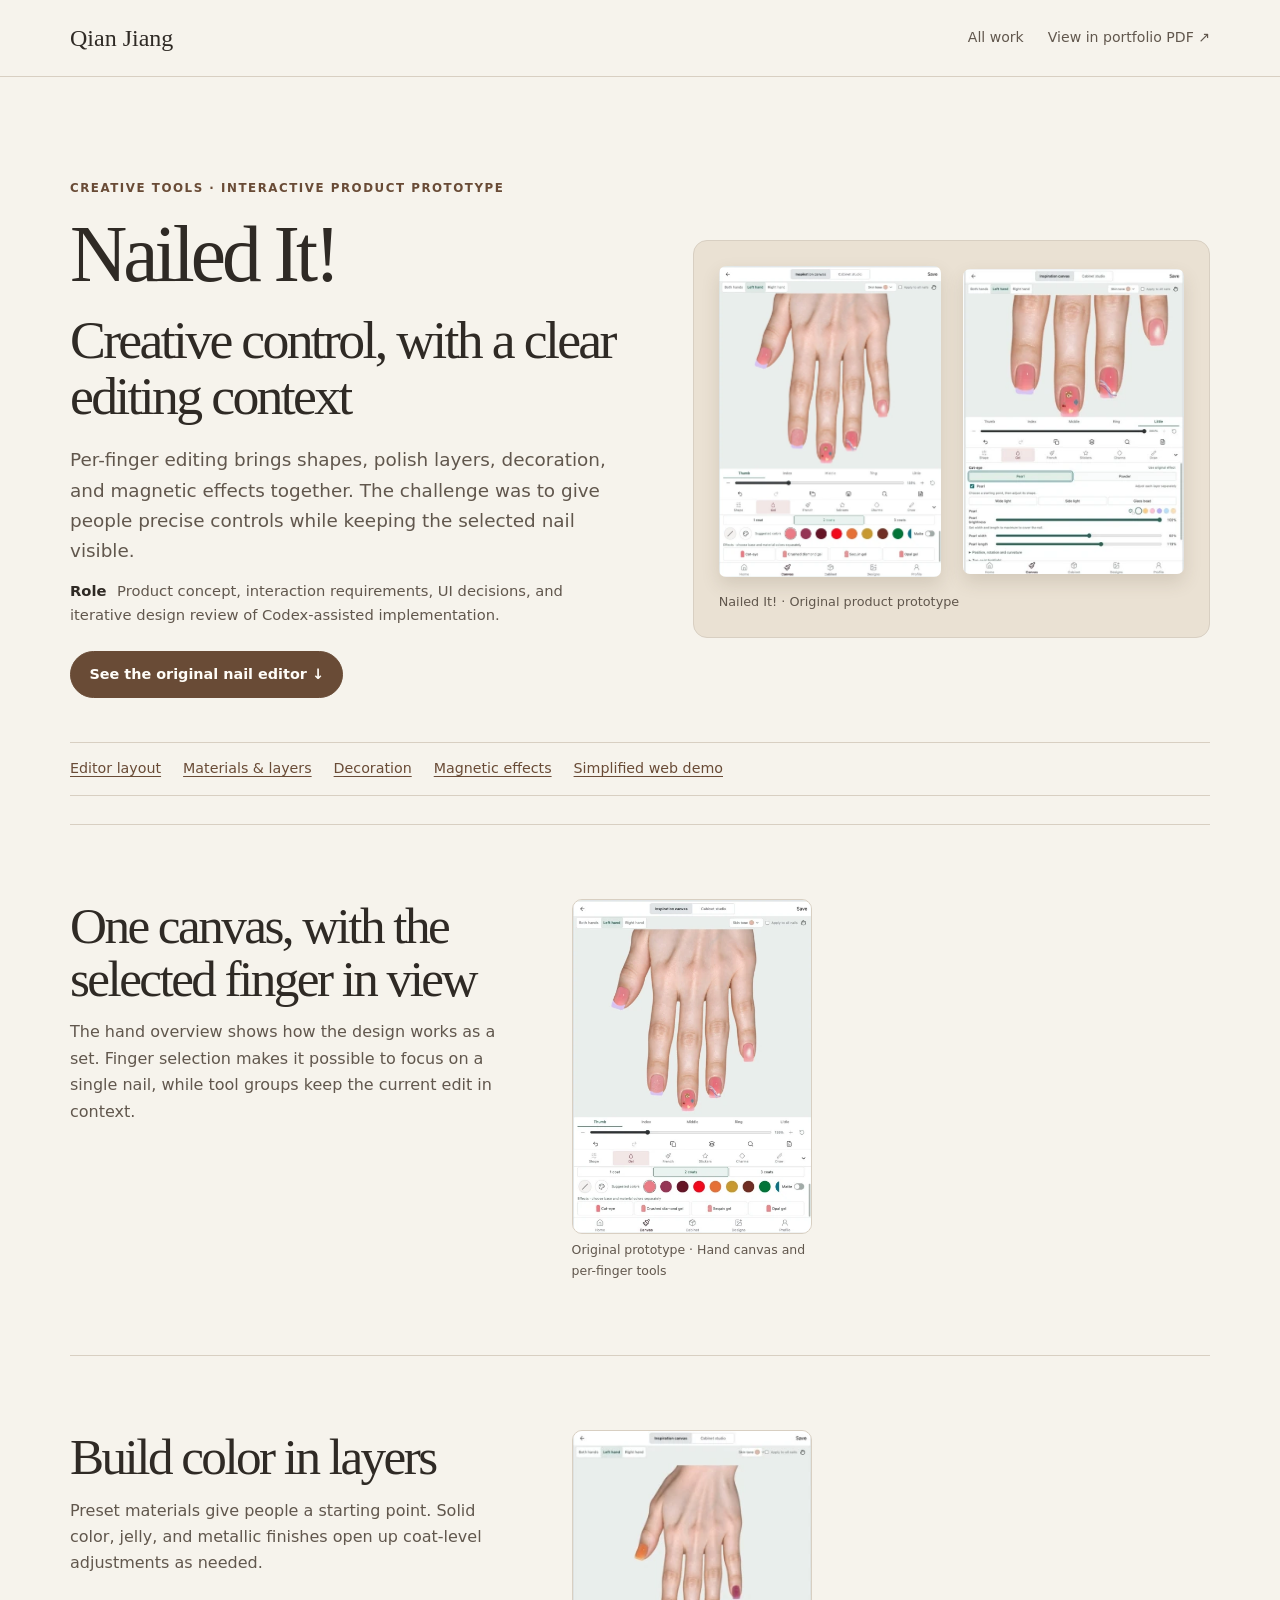
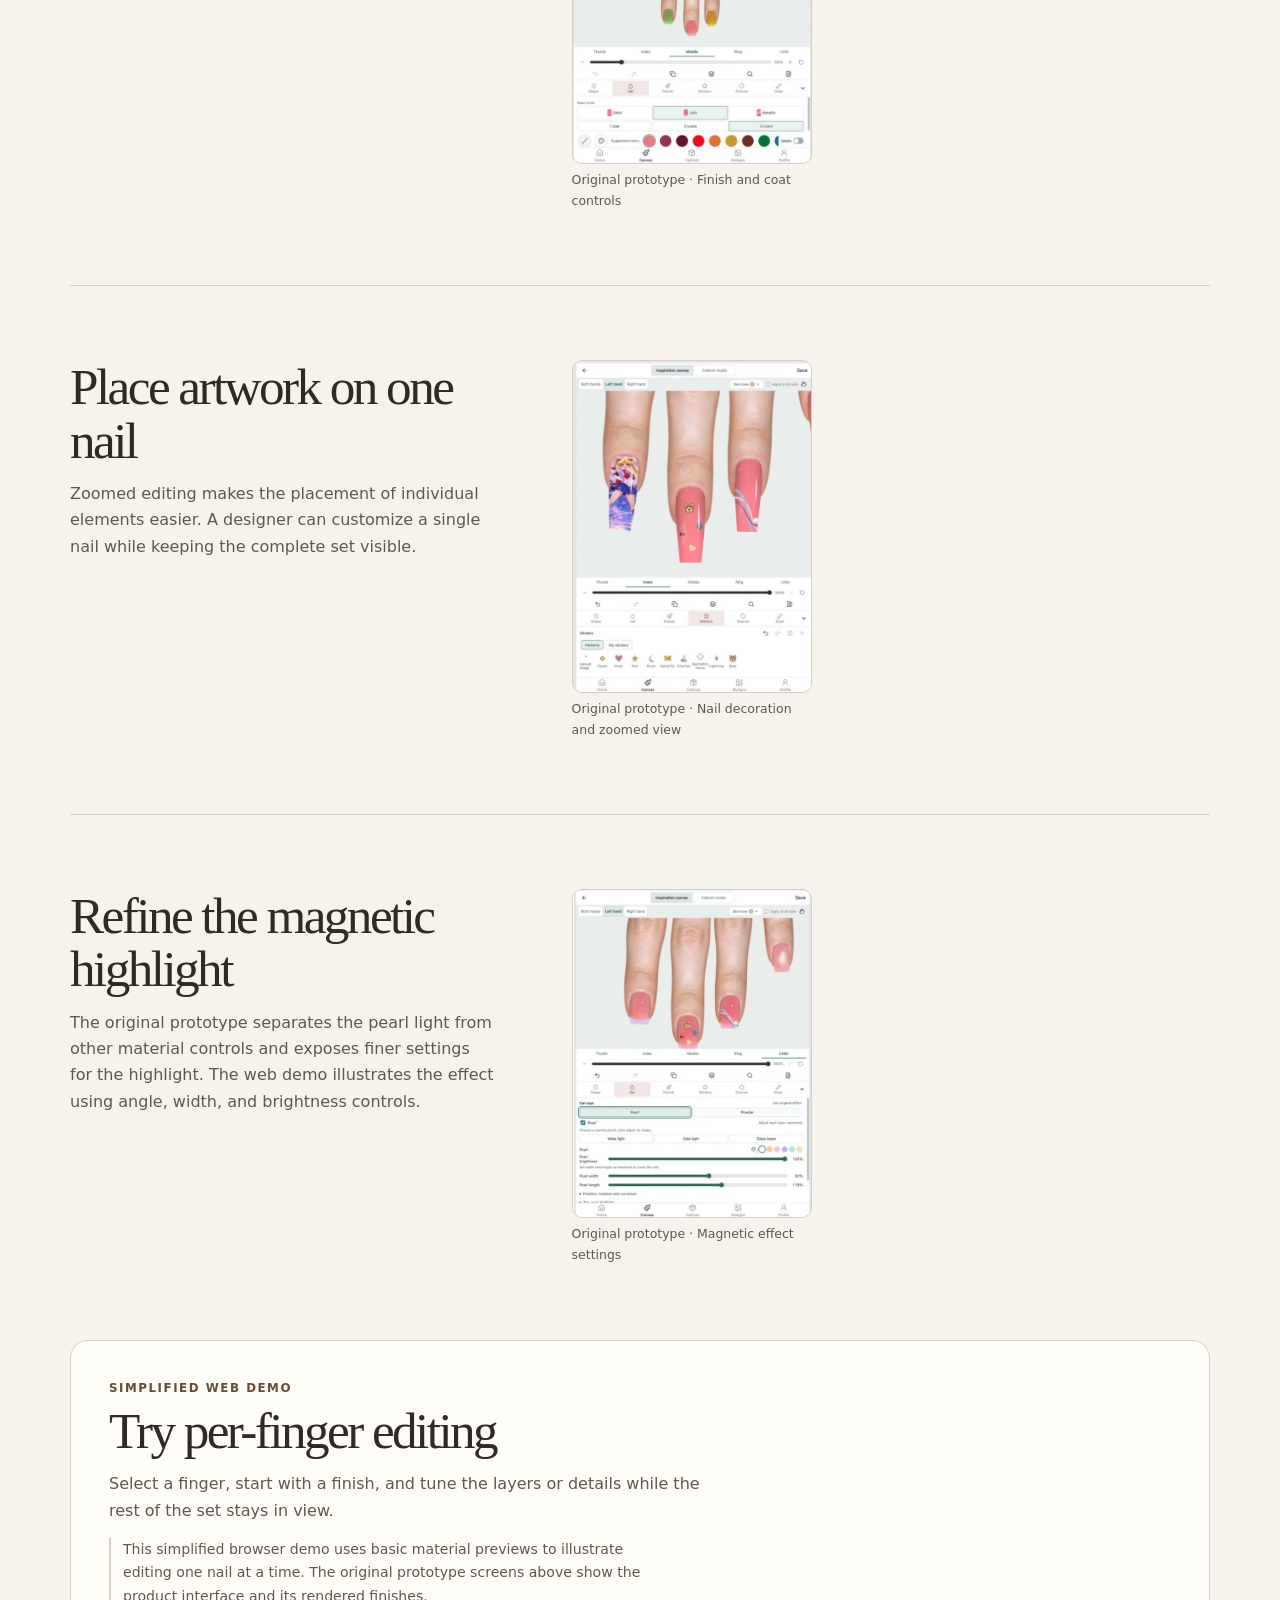
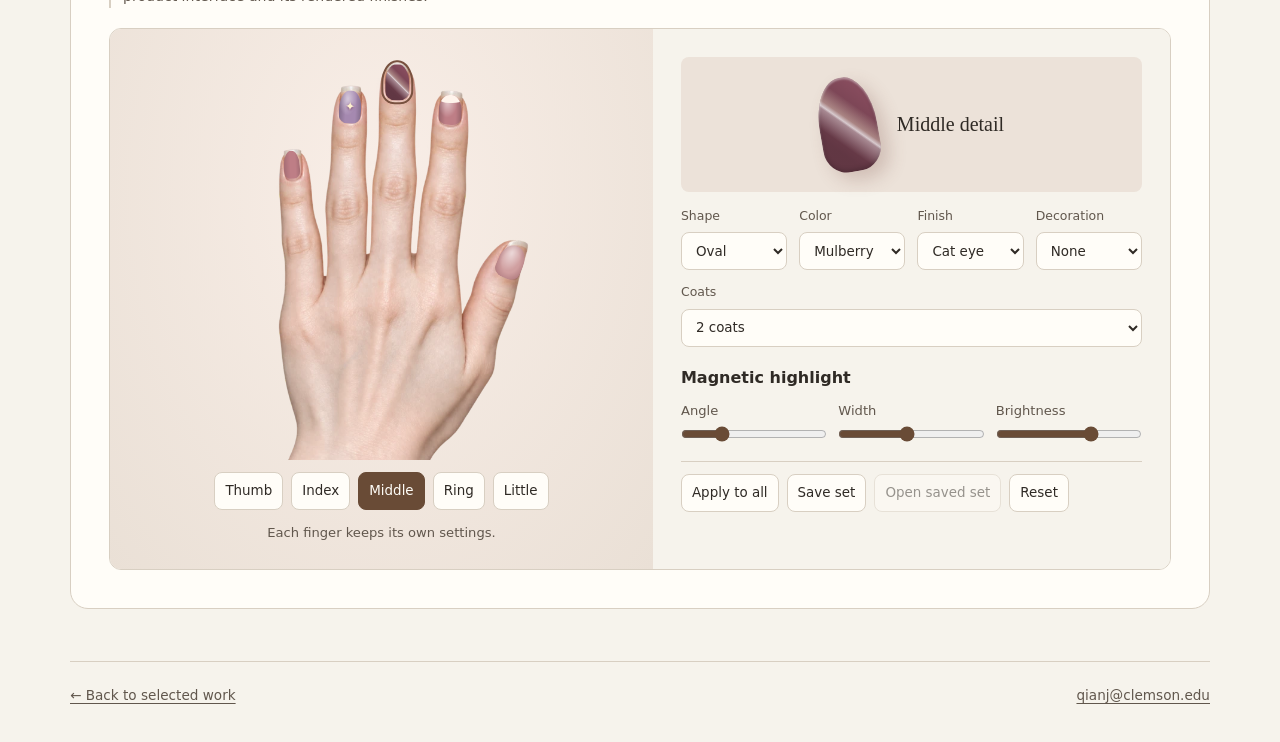
<file: nailed-it.html>
<!doctype html>
<html lang="en">
<head>
  <meta charset="utf-8">
  <meta name="viewport" content="width=device-width, initial-scale=1">
  <meta name="description" content="Per-finger editing brings shapes, polish layers, decoration, and magnetic effects together. The challenge was to give people precise controls while keeping the selected nail visible.">
  <title>Nailed It! · Qian Jiang</title>
  <link rel="stylesheet" href="styles.css">
  <link rel="stylesheet" href="cases.css">
  <script src="nailed-it.js" defer></script>
</head>
<body>
  <a class="skip" href="#main">Skip to content</a>
  <header class="top"><nav class="wrap nav" aria-label="Main navigation">
    <a class="brand" href="./">Qian Jiang</a>
    <div class="nav-links"><a href="./#work">All work</a><a href="portfolio.pdf#page=10" target="_blank" rel="noopener">View in portfolio PDF ↗</a></div>
  </nav></header>
  <main class="wrap case-page" id="main">
    <header class="case-intro product-intro">
      <div>
        <p class="label">Creative tools · Interactive product prototype</p>
        <h1>Nailed It!</h1>
        <h2>Creative control, with a clear editing context</h2>
        <p class="lede">Per-finger editing brings shapes, polish layers, decoration, and magnetic effects together. The challenge was to give people precise controls while keeping the selected nail visible.</p>
        <p class="case-role"><strong>Role</strong> Product concept, interaction requirements, UI decisions, and iterative design review of Codex-assisted implementation.</p>
        <a class="button primary" href="#canvas">See the original nail editor ↓</a>
      </div>
      <figure class="product-screens">
        <div class="product-screens-pair">
          <a href="case-assets/nail-editor.webp" target="_blank" rel="noopener"><img src="case-assets/nail-editor.webp" alt="Original nail editor with the hand canvas and finger controls"></a>
          <a href="case-assets/nail-cat-eye.webp" target="_blank" rel="noopener"><img src="case-assets/nail-cat-eye.webp" alt="Original magnetic polish controls"></a>
        </div>
        <figcaption>Nailed It! · Original product prototype</figcaption>
      </figure>
    </header>
    <nav class="chapter-links" aria-label="On this page"><a href="#canvas">Editor layout</a><a href="#materials">Materials & layers</a><a href="#art">Decoration</a><a href="#magnetic-effects">Magnetic effects</a><a href="#nail-studio">Simplified web demo</a></nav>
    <section class="chapter" id="canvas"><div class="chapter-copy"><h2>One canvas, with the selected finger in view</h2><p>The hand overview shows how the design works as a set. Finger selection makes it possible to focus on a single nail, while tool groups keep the current edit in context.</p></div><div class="screens"><figure class="screen"><a href="case-assets/nail-editor.webp" target="_blank" rel="noopener" aria-label="Open screenshot of Original prototype · Hand canvas and per-finger tools in a new tab"><img src="case-assets/nail-editor.webp" alt="Original prototype · Hand canvas and per-finger tools" loading="lazy"></a><figcaption>Original prototype · Hand canvas and per-finger tools</figcaption></figure></div></section>
    <section class="chapter" id="materials"><div class="chapter-copy"><h2>Build color in layers</h2><p>Preset materials give people a starting point. Solid color, jelly, and metallic finishes open up coat-level adjustments as needed.</p></div><div class="screens"><figure class="screen"><a href="case-assets/nail-material.webp" target="_blank" rel="noopener" aria-label="Open screenshot of Original prototype · Finish and coat controls in a new tab"><img src="case-assets/nail-material.webp" alt="Original prototype · Finish and coat controls" loading="lazy"></a><figcaption>Original prototype · Finish and coat controls</figcaption></figure></div></section>
    <section class="chapter" id="art"><div class="chapter-copy"><h2>Place artwork on one nail</h2><p>Zoomed editing makes the placement of individual elements easier. A designer can customize a single nail while keeping the complete set visible.</p></div><div class="screens"><figure class="screen"><a href="case-assets/nail-art.webp" target="_blank" rel="noopener" aria-label="Open screenshot of Original prototype · Nail decoration and zoomed view in a new tab"><img src="case-assets/nail-art.webp" alt="Original prototype · Nail decoration and zoomed view" loading="lazy"></a><figcaption>Original prototype · Nail decoration and zoomed view</figcaption></figure></div></section>
    <section class="chapter" id="magnetic-effects"><div class="chapter-copy"><h2>Refine the magnetic highlight</h2><p>The original prototype separates the pearl light from other material controls and exposes finer settings for the highlight. The web demo illustrates the effect using angle, width, and brightness controls.</p></div><div class="screens"><figure class="screen"><a href="case-assets/nail-cat-eye.webp" target="_blank" rel="noopener" aria-label="Open screenshot of Original prototype · Magnetic effect settings in a new tab"><img src="case-assets/nail-cat-eye.webp" alt="Original prototype · Magnetic effect settings" loading="lazy"></a><figcaption>Original prototype · Magnetic effect settings</figcaption></figure></div></section>
    <section class="interactive" id="nail-studio" aria-labelledby="nail-studio-title">
  <div class="interactive-head">
    <p class="label">Simplified web demo</p>
    <h2 id="nail-studio-title">Try per-finger editing</h2>
    <p>Select a finger, start with a finish, and tune the layers or details while the rest of the set stays in view.</p>
    <p class="demo-scope">This simplified browser demo uses basic material previews to illustrate editing one nail at a time. The original prototype screens above show the product interface and its rendered finishes.</p>
  </div>
  <div class="studio nail-studio">
    <div class="hand-panel">
      <div class="hand-preview" id="hand-preview"><img src="case-assets/hand.webp" alt="Hand model for the manicure preview"></div>
      <div class="finger-picker" id="finger-picker" aria-label="Select a finger"></div>
      <p class="demo-note">Each finger keeps its own settings.</p>
    </div>
    <div class="studio-panel">
      <div class="sample-area"><div id="polish-sample" class="polish" aria-hidden="true"></div><span id="active-finger"></span></div>
      <form id="nail-tools">
        <div class="nail-options">
          <label>Shape <select name="shape"><option value="oval">Oval</option><option value="square">Soft square</option><option value="almond">Almond</option></select></label>
          <label>Color <select name="color"><option value="#b56f7d">Rose</option><option value="#803b55">Mulberry</option><option value="#557b70">Jade</option><option value="#977db0">Lilac</option><option value="#c98463">Terracotta</option></select></label>
          <label>Finish <select name="finish"><option value="gloss">Gloss</option><option value="matte">Matte</option><option value="jelly">Jelly</option><option value="metallic">Metallic</option><option value="cat-eye">Cat eye</option></select></label>
          <label>Decoration <select name="decoration"><option value="none">None</option><option value="french">French tip</option><option value="star">Star</option><option value="flower">Flower</option></select></label>
          <label>Coats <select name="coats"><option value="1">1 coat</option><option value="2">2 coats</option><option value="3">3 coats</option></select></label>
        </div>
        <fieldset id="magnetic" hidden>
          <legend>Magnetic highlight</legend>
          <div class="sliders">
            <label>Angle <input type="range" name="angle" min="0" max="180"></label>
            <label>Width <input type="range" name="width" min="4" max="34"></label>
            <label>Brightness <input type="range" name="brightness" min="15" max="100"></label>
          </div>
        </fieldset>
        <div class="tool-row nail-actions"><button type="button" id="copy-nail">Apply to all</button><button type="button" id="save-nails">Save set</button><button type="button" id="open-nails" disabled>Open saved set</button><button type="button" id="reset-nails">Reset</button></div>
        <p class="demo-status" id="nail-status" role="status"></p>
      </form>
    </div>
  </div>
</section>
  </main>
  <footer class="wrap footer"><a href="./#work">← Back to selected work</a><a href="mailto:qianj@clemson.edu">qianj@clemson.edu</a></footer>
</body>
</html>
</file>
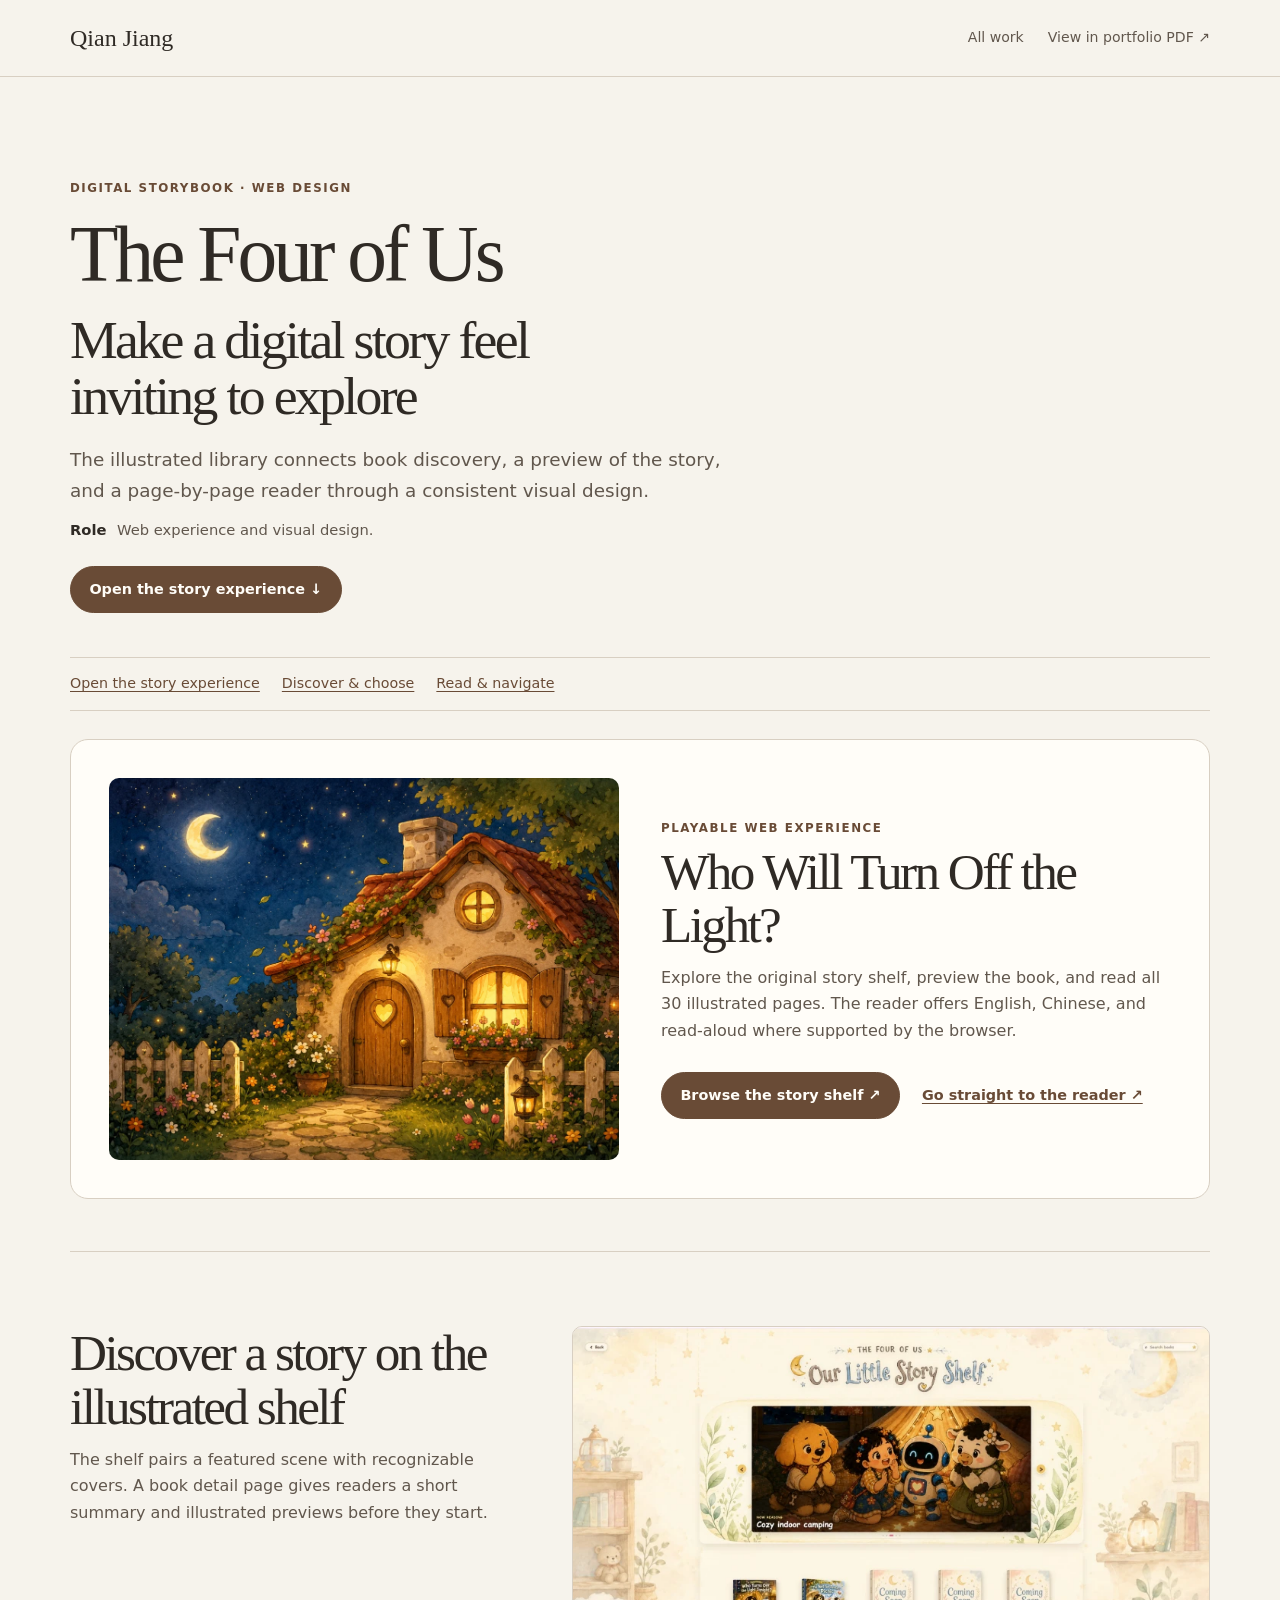
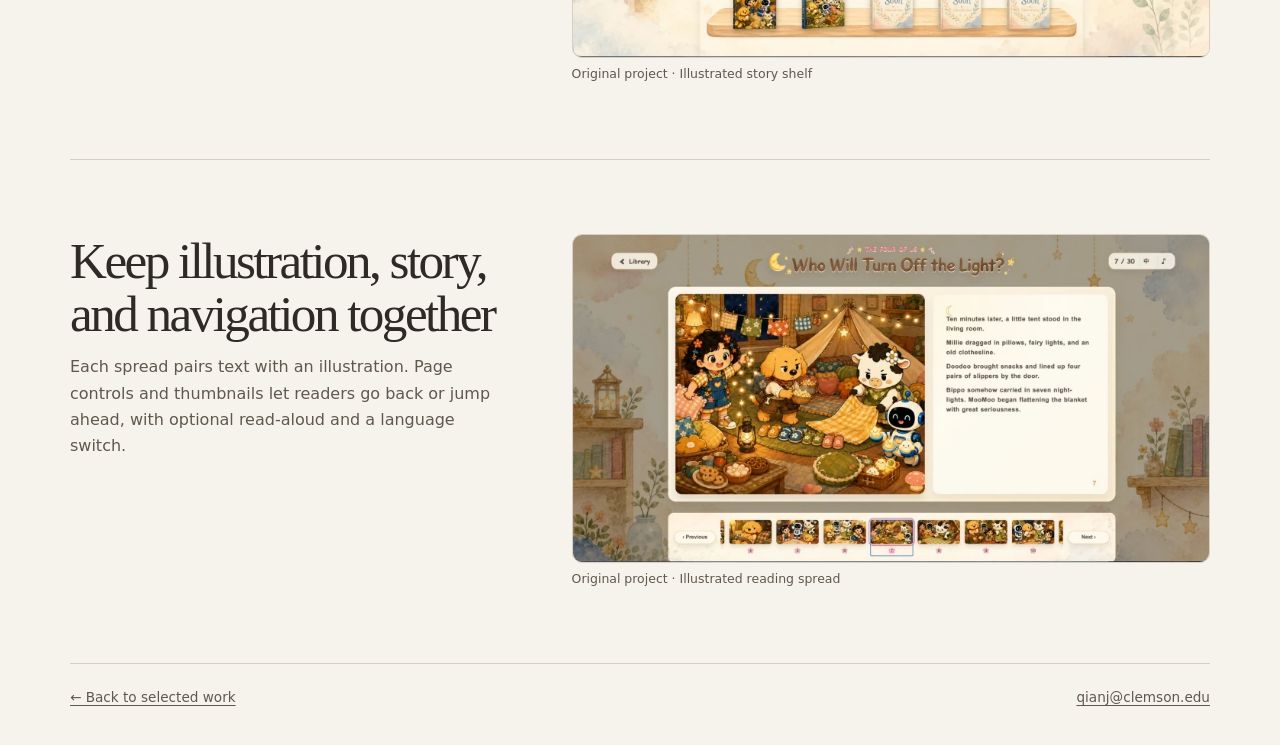
<file: storybook.html>
<!doctype html>
<html lang="en">
<head>
  <meta charset="utf-8">
  <meta name="viewport" content="width=device-width, initial-scale=1">
  <meta name="description" content="The illustrated library connects book discovery, a preview of the story, and a page-by-page reader through a consistent visual design.">
  <title>The Four of Us · Qian Jiang</title>
  <link rel="stylesheet" href="styles.css">
  <link rel="stylesheet" href="cases.css">
</head>
<body>
  <a class="skip" href="#main">Skip to content</a>
  <header class="top"><nav class="wrap nav" aria-label="Main navigation">
    <a class="brand" href="./">Qian Jiang</a>
    <div class="nav-links"><a href="./#work">All work</a><a href="portfolio.pdf#page=12" target="_blank" rel="noopener">View in portfolio PDF ↗</a></div>
  </nav></header>
  <main class="wrap case-page" id="main">
    <header class="case-intro">
      <p class="label">Digital storybook · Web design</p>
      <h1>The Four of Us</h1>
      <h2>Make a digital story feel inviting to explore</h2>
      <p class="lede">The illustrated library connects book discovery, a preview of the story, and a page-by-page reader through a consistent visual design.</p>
      <p class="case-role"><strong>Role</strong> Web experience and visual design.</p>
      <a class="button primary" href="#experience">Open the story experience ↓</a>
    </header>
    <nav class="chapter-links" aria-label="On this page"><a href="#experience">Open the story experience</a><a href="#discover">Discover & choose</a><a href="#read">Read & navigate</a></nav>
    <section class="interactive story-feature" id="experience">
  <img src="story-1.webp" width="1100" height="825" alt="A glowing cottage under a crescent moon">
  <div class="interactive-head">
    <p class="label">Playable web experience</p>
    <h2>Who Will Turn Off the Light?</h2>
    <p>Explore the original story shelf, preview the book, and read all 30 illustrated pages. The reader offers English, Chinese, and read-aloud where supported by the browser.</p>
    <div class="actions"><a class="button primary" href="storybooks/Library/index.html">Browse the story shelf ↗</a><a class="text-link" href="storybooks/Stories/who-will-turn-off-the-light/index.html#read/page-1">Go straight to the reader ↗</a></div>
  </div>
</section><section class="chapter" id="discover"><div class="chapter-copy"><h2>Discover a story on the illustrated shelf</h2><p>The shelf pairs a featured scene with recognizable covers. A book detail page gives readers a short summary and illustrated previews before they start.</p></div><div class="screens"><figure class="screen wide"><a href="case-assets/story-shelf.webp" target="_blank" rel="noopener" aria-label="Open screenshot of Original project · Illustrated story shelf in a new tab"><img src="case-assets/story-shelf.webp" alt="Original project · Illustrated story shelf" loading="lazy"></a><figcaption>Original project · Illustrated story shelf</figcaption></figure></div></section><section class="chapter" id="read"><div class="chapter-copy"><h2>Keep illustration, story, and navigation together</h2><p>Each spread pairs text with an illustration. Page controls and thumbnails let readers go back or jump ahead, with optional read-aloud and a language switch.</p></div><div class="screens"><figure class="screen wide"><a href="case-assets/story-reader.webp" target="_blank" rel="noopener" aria-label="Open screenshot of Original project · Illustrated reading spread in a new tab"><img src="case-assets/story-reader.webp" alt="Original project · Illustrated reading spread" loading="lazy"></a><figcaption>Original project · Illustrated reading spread</figcaption></figure></div></section>
  </main>
  <footer class="wrap footer"><a href="./#work">← Back to selected work</a><a href="mailto:qianj@clemson.edu">qianj@clemson.edu</a></footer>
</body>
</html>
</file>
<file: styles.css>
:root {
  color-scheme: light;
  --bg: #f6f3ec;
  --paper: #fffdf8;
  --ink: #2f2a25;
  --muted: #61574d;
  --line: #d8cfc2;
  --accent: #694b36;
  --warm: #eae1d3;
  --heading: Georgia, 'Times New Roman', serif;
}

*, *::before, *::after { box-sizing: border-box; }
html { scroll-behavior: smooth; }
body { margin: 0; background: var(--bg); color: var(--ink); font: 1rem/1.65 'Inter', system-ui, sans-serif; }
a { color: inherit; text-underline-offset: 0.24em; }
img { display: block; max-width: 100%; height: auto; }
figure, p { margin: 0; }
button, select { font: inherit; }
:focus-visible { outline: 3px solid #8a5432; outline-offset: 4px; }
[hidden] { display: none !important; }
.sr-only, .skip:not(:focus) { position: absolute; width: 1px; height: 1px; overflow: hidden; clip-path: inset(50%); white-space: nowrap; }
.skip:focus { position: absolute; z-index: 2; padding: .5rem 1rem; background: var(--paper); }
.wrap { width: min(1140px, calc(100% - 64px)); margin-inline: auto; }

.top { border-bottom: 1px solid var(--line); }
.nav, .nav-links, .actions, .case-nav { display: flex; align-items: center; gap: 24px; flex-wrap: wrap; }
.nav { justify-content: space-between; min-height: 76px; padding-block: 12px; }
.nav a, .case-nav a { text-decoration: none; }
.nav a:hover, .case-nav a:hover { text-decoration: underline; }
.brand { font: 1.5rem var(--heading); }
.nav-links, .case-nav { color: var(--muted); font-size: .88rem; }

.hero { display: grid; grid-template-columns: 1.15fr 1fr; align-items: center; gap: clamp(32px, 7vw, 100px); padding-block: 74px; }
.label { color: var(--accent); font-size: .74rem; font-weight: 700; letter-spacing: .13em; text-transform: uppercase; }
h1, h2, h3 { font: 400 clamp(2.3rem, 5vw, 4rem)/1.04 var(--heading); letter-spacing: -.05em; margin: 0; }
h1 { font-size: clamp(3.2rem, 6.2vw, 6.4rem); margin-block: 14px 26px; }
h1 em { color: var(--accent); font-weight: inherit; }
.lede { color: var(--muted); font-size: clamp(1rem, 1.5vw, 1.15rem); max-width: 38ch; }
.actions { gap: 12px 22px; margin-top: 28px; }
.button {
  display: inline-flex; align-items: center; justify-content: center; gap: .6em;
  padding: .67rem 1.15rem; border: 1px solid var(--accent); border-radius: 999px;
  background: transparent; color: var(--accent); font-size: .9rem; font-weight: 650; text-decoration: none;
}
.button:hover { background: var(--warm); }
.button.primary { background: var(--accent); color: var(--paper); }
.button.primary:hover { background: #503827; }
.text-link { font-size: .9rem; font-weight: 650; color: var(--accent); }
.hero-visual { margin: 0; padding: 10px 10px 10px; border-block: 1px solid var(--line); }
.hero-visual img { width: min(100%, 365px); margin-inline: auto; border-radius: 4px; }
.hero-visual figcaption { padding: 12px 0 2px; text-align: center; font-size: .76rem; color: var(--muted); }

.work { background: var(--paper); border-block: 1px solid var(--line); padding-block: 52px 34px; }
.section-heading { display: flex; justify-content: space-between; flex-wrap: wrap; gap: 18px; align-items: baseline; padding-bottom: 34px; }
.case-nav { gap: 10px 20px; }
.case { display: grid; grid-template-columns: .8fr 1.2fr; gap: clamp(28px, 7vw, 94px); align-items: center; padding-block: 42px; border-top: 1px solid var(--line); scroll-margin-top: 18px; }
.case h3 { font-size: clamp(2.55rem, 5vw, 4.3rem); margin-block: 8px 18px; }
.case-copy p:not(.label) { color: var(--muted); margin-bottom: 14px; max-width: 42ch; }
.case-copy strong { color: var(--ink); }
.case-copy .text-link { display: inline-block; margin-top: 6px; }

.project-art {
  display: block; overflow: hidden; border-radius: 14px; border: 1px solid var(--line);
  background: var(--warm);
}
.project-art:hover { border-color: var(--accent); }
.phone-pair {
  display: flex; align-items: center; justify-content: center; gap: clamp(10px, 4vw, 34px);
  min-height: 260px; padding: clamp(14px, 4vw, 32px); background: #eae0d5;
}
.phone-pair img {
  width: auto; height: clamp(170px, 32vw, 290px); max-width: 50%; object-fit: contain;
  border-radius: 8px; filter: drop-shadow(0 6px 10px #51413226);
}
.nail-art { background: #e5e9e3; }
.story-art img { width: 100%; }
.demo-note { color: var(--muted); font-size: .82rem; }
fieldset { border: 0; padding: 0; min-width: 0; }
.nail-options { display: flex; flex-wrap: wrap; gap: 12px; margin-top: 12px; }
.nail-options label { flex: 1 0 95px; display: grid; gap: 6px; color: var(--muted); font-size: .78rem; }
.nail-options select { width: 100%; min-height: 40px; background: var(--paper); color: var(--ink); border: 1px solid var(--line); border-radius: 6px; padding: 6px; }
.portfolio, .footer { display: flex; justify-content: space-between; align-items: center; gap: 18px; flex-wrap: wrap; }
.portfolio { padding-block: 64px; }
.portfolio p { color: var(--muted); margin-top: 10px; }
.portfolio .actions { margin: 0; }
.footer { padding-block: 22px 36px; border-top: 1px solid var(--line); font-size: .85rem; color: var(--muted); }

@media (max-width: 780px) {
  .hero, .case { grid-template-columns: 1fr; }
  .hero { padding-block: 46px; }
  .hero-visual img { max-height: 390px; width: auto; max-width: 100%; }
  .case { padding-block: 32px; }
}
@media (max-width: 480px) {
  .wrap { width: calc(100% - 32px); }
  .nav-links { gap: 14px; font-size: .79rem; }
  .nav { gap: 4px 16px; }
  .portfolio { padding-block: 44px; }
}
@media (prefers-reduced-motion: reduce) { html { scroll-behavior: auto; } }

.academic { padding-block: 52px; border-bottom: 1px solid var(--line); }
.academic .label { margin-bottom: 8px; }
.academic-grid { display: grid; grid-template-columns: minmax(0,1fr) minmax(0,1fr); gap: 24px; }
.academic-grid h3 { font-size: clamp(1.7rem,3vw,2.6rem); }
.academic-grid p { margin: 9px 0 18px; max-width: 58ch; color: var(--muted); }
.academic .phone-pair a { max-width: 45%; }
.academic .phone-pair a img { max-width: 100%; }
@media (max-width: 730px) {
  .academic-grid { grid-template-columns: 1fr; gap: 30px; }
}
</file>
<file: storybooks/Library/styles.css>
:root {
  --ink: #5f4b3f;
  --soft-ink: #7c6a60;
  --paper: rgba(255, 249, 236, 0.72);
  --line: rgba(196, 151, 91, 0.38);
  --gold: #f2c867;
  --pink: #f1749e;
  --shelf-width: min(1420px, calc(100vw - 120px));
  --book-row-height: 280px;
  --book-row-gap: 26px;
  --book-grid-pad-top: 42px;
  --book-grid-pad-x: 68px;
  --book-grid-pad-bottom: 86px;
  --book-bottom-offset: 96px;
  --shelf-top-offset: -10px;
}

* { box-sizing: border-box; }
[hidden] { display: none !important; }

body {
  margin: 0;
  min-height: 100vh;
  color: var(--ink);
  font-family: "Comic Sans MS", "Arial Rounded MT Bold", "Trebuchet MS", "PingFang SC", "Microsoft YaHei", sans-serif;
  background:
    linear-gradient(rgba(255, 248, 232, 0.32), rgba(255, 248, 232, 0.32)),
    url("images/library-background.webp") center / cover fixed no-repeat,
    #f8edda;
}

button,
a,
input { font: inherit; }

.library-shell {
  min-height: 100vh;
  position: relative;
  padding: 4px 24px 66px;
  overflow: hidden auto;
}

.library-header {
  width: 100%;
  min-height: 30px;
  margin: 0 auto 0;
  position: relative;
}

.back-link,
.library-search {
  min-height: 46px;
  border: 2px solid rgba(206, 159, 92, 0.5);
  border-radius: 999px;
  color: #6a4e3e;
  background: rgba(255, 250, 240, 0.82);
  box-shadow:
    inset 0 0 0 1px rgba(255, 255, 255, 0.72),
    0 8px 16px rgba(118, 82, 42, 0.14);
}

.back-link {
  position: fixed;
  top: 76px;
  left: 64px;
  z-index: 20;
  display: inline-flex;
  align-items: center;
  gap: 10px;
  padding: 0 22px;
  font-weight: 900;
  text-decoration: none;
}

.back-link span {
  font-size: 1.7rem;
  line-height: 0;
  transform: translateY(-1px);
}

.library-title-block {
  display: grid;
  justify-items: center;
  margin-top: 0;
}

.library-title-image {
  width: min(1260px, 80vw);
  max-height: 260px;
  display: block;
  object-fit: contain;
  filter: drop-shadow(0 8px 14px rgba(78, 51, 34, 0.12));
}

.page-title {
  width: var(--shelf-width);
  margin: -28px auto -28px;
  padding-top: 0;
}

.banner-section::after {
  content: "";
  width: min(980px, 72vw);
  height: 2px;
  margin: 10px auto 14px;
  display: block;
  border-radius: 999px;
  background: linear-gradient(90deg, transparent, rgba(196, 151, 91, 0.32), transparent);
}

.visually-hidden {
  position: absolute;
  width: 1px;
  height: 1px;
  padding: 0;
  margin: -1px;
  overflow: hidden;
  clip: rect(0, 0, 0, 0);
  white-space: nowrap;
  border: 0;
}

.library-search {
  position: fixed;
  top: 76px;
  right: 64px;
  z-index: 20;
  width: 300px;
  display: grid;
  grid-template-columns: 38px 1fr 34px;
  align-items: center;
  overflow: hidden;
}

.library-search span {
  color: #6a4e3e;
  text-align: center;
  font-size: 1.25rem;
}

.library-search .search-star {
  color: #e6bd69;
  font-size: 1.15rem;
}

.library-search input {
  width: 100%;
  min-width: 0;
  border: 0;
  outline: 0;
  color: var(--ink);
  background: transparent;
  font-weight: 850;
}

.library-search input::placeholder { color: rgba(95, 75, 63, 0.52); }

.library-header::after {
  content: "";
  display: block;
  width: min(980px, 78vw);
  height: 2px;
  margin: 0 auto 0;
  border-radius: 999px;
  background: linear-gradient(90deg, transparent, rgba(196, 151, 91, 0.28), transparent);
}

.banner-section {
  --banner-accent: 112, 86, 48;
  width: var(--shelf-width);
  margin: -26px auto 10px;
  aspect-ratio: 1863 / 698;
  display: grid;
  align-content: center;
  padding: 30px 88px 8px;
  border: 0;
  border-radius: 28px;
  background:
    linear-gradient(rgba(255, 249, 235, 0.08), rgba(255, 249, 235, 0.08)),
    url("images/library-banner-decor.webp") center / 100% 100% no-repeat;
  box-shadow:
    inset 0 0 0 1px rgba(255, 255, 255, 0.76),
    0 18px 34px rgba(113, 78, 42, 0.13);
  transition: background 320ms ease, box-shadow 320ms ease;
}

.banner-inner {
  position: relative;
  width: min(1220px, calc(100% - 180px));
  margin: 0 auto;
}

.banner-window {
  overflow: hidden;
  border-radius: 12px;
  box-shadow: 0 14px 28px rgba(68, 43, 26, 0.17);
}

.banner-track {
  display: flex;
  width: 500%;
  transition: transform 520ms ease;
}

.banner-slide {
  position: relative;
  flex: 0 0 20%;
  width: 20%;
  aspect-ratio: 2.22 / 1;
  color: #ffffff;
  overflow: hidden;
  text-decoration: none;
  background: #7d6655;
}

.banner-slide img {
  width: 100%;
  height: 100%;
  display: block;
  object-fit: cover;
}

.banner-slide::after {
  content: "";
  position: absolute;
  inset: 0;
  background: linear-gradient(0deg, rgba(29, 20, 14, 0.48), rgba(29, 20, 14, 0.04) 58%);
}

.banner-copy {
  position: absolute;
  left: 26px;
  bottom: 22px;
  z-index: 2;
}

.banner-copy p {
  margin: 0 0 4px;
  color: #ffe18c;
  font-size: 0.78rem;
  font-weight: 900;
  letter-spacing: 0.1em;
  text-transform: uppercase;
}

.banner-copy h2 {
  margin: 0;
  color: #ffffff;
  font-size: clamp(1.35rem, 2.6vw, 2.1rem);
  line-height: 1;
  text-shadow: 0 4px 14px rgba(0, 0, 0, 0.34);
}

.banner-button {
  position: absolute;
  top: 50%;
  z-index: 1;
  width: 54px;
  height: 54px;
  display: grid;
  place-items: center;
  border: 3px solid rgba(255, 255, 255, 0.86);
  border-radius: 50%;
  color: #735336;
  background: rgba(241, 195, 90, 0.92);
  box-shadow: 0 10px 18px rgba(103, 70, 38, 0.18);
  cursor: pointer;
  font-size: 2.35rem;
  font-weight: 900;
  line-height: 0;
  padding-bottom: 4px;
  transform: translateY(-50%);
}

.banner-prev { left: -80px; }
.banner-next { right: -80px; }

.banner-dots {
  display: flex;
  justify-content: center;
  gap: 10px;
  margin-top: 14px;
}

.banner-dots button {
  width: 9px;
  height: 9px;
  padding: 0;
  border: 0;
  border-radius: 999px;
  background: rgba(120, 94, 75, 0.2);
  cursor: pointer;
}

.banner-dots button.active {
  width: 22px;
  background: var(--pink);
}

.books-section {
  width: var(--shelf-width);
  margin: 36px auto 0;
  padding: 0;
  border: 0;
  border-radius: 22px;
  background: transparent;
}

.book-grid {
  display: grid;
  grid-template-columns: repeat(5, minmax(0, 1fr));
  grid-template-rows: repeat(2, var(--book-row-height));
  gap: var(--book-row-gap) 42px;
  padding: var(--book-grid-pad-top) var(--book-grid-pad-x) var(--book-grid-pad-bottom);
  position: relative;
  border: 1px dashed rgba(198, 139, 61, 0.24);
  border-radius: 26px;
  background: rgba(255, 249, 235, 0.14);
  box-shadow:
    inset 0 0 0 1px rgba(255, 255, 255, 0.5),
    0 22px 42px rgba(113, 78, 42, 0.12);
}

.book-grid::before,
.book-grid::after {
  content: "";
  position: absolute;
  left: 50%;
  width: calc(100% + 46px);
  aspect-ratio: 2508 / 627;
  background: url("images/library-wood-shelf.webp") center / contain no-repeat;
  opacity: 0.72;
  transform: translateX(-50%);
  pointer-events: none;
  z-index: 1;
}

.book-grid::before {
  top: calc(var(--book-grid-pad-top) + var(--shelf-top-offset));
}

.book-grid::after {
  top: calc(var(--book-grid-pad-top) + var(--book-row-height) + var(--book-row-gap) + var(--shelf-top-offset));
}

.book-card,
.book-slot {
  min-width: 0;
  color: inherit;
  text-decoration: none;
  position: relative;
  z-index: 2;
  display: grid;
  justify-items: center;
  align-content: end;
  min-height: 0;
  padding: 0 10px var(--book-bottom-offset);
}

.book-card:hover { transform: translateY(-4px); }

.book-cover-wrap,
.book-slot img {
  width: min(168px, 80%);
  display: block;
  position: relative;
  z-index: 2;
  filter:
    drop-shadow(0 18px 16px rgba(75, 48, 25, 0.22))
    drop-shadow(7px 10px 8px rgba(75, 48, 25, 0.16));
}

.book-cover-wrap img {
  width: 100%;
  display: block;
}

.book-slot img {
  width: min(154px, 74%);
  opacity: 0.86;
}

.book-card h2,
.book-slot span {
  display: none;
}

.pagination {
  width: auto;
  margin: 0;
  position: absolute;
  left: 50%;
  bottom: 22px;
  z-index: 4;
  display: flex;
  justify-content: center;
  align-items: center;
  gap: 14px;
  transform: translateX(-50%);
}

.page-control,
.page-numbers button {
  border: 2px solid rgba(214, 169, 99, 0.44);
  border-radius: 999px;
  color: #6a4e3e;
  background: rgba(255, 250, 240, 0.86);
  box-shadow: 0 8px 15px rgba(102, 68, 35, 0.12);
  cursor: pointer;
  font-weight: 900;
}

.page-control {
  min-height: 38px;
  padding: 0 20px;
}

.page-control:disabled {
  opacity: 0.46;
  cursor: default;
}

.page-numbers {
  display: flex;
  gap: 10px;
}

.page-numbers button {
  width: 40px;
  height: 40px;
}

.page-numbers button.active {
  color: #ffffff;
  border-color: rgba(255, 255, 255, 0.72);
  background: #2f7fd2;
}

@media (max-width: 1250px) {
  :root {
    --shelf-width: min(1180px, calc(100vw - 40px));
    --book-row-height: 270px;
    --book-row-gap: 24px;
    --book-grid-pad-top: 40px;
    --book-grid-pad-x: 54px;
    --book-grid-pad-bottom: 82px;
    --book-bottom-offset: 92px;
  }

}

@media (max-width: 860px) {
  :root {
    --shelf-width: calc(100vw - 32px);
    --book-row-height: 260px;
    --book-row-gap: 22px;
    --book-grid-pad-top: 34px;
    --book-grid-pad-x: 32px;
    --book-grid-pad-bottom: 76px;
    --book-bottom-offset: 84px;
  }
  .library-shell { padding: 16px 16px 42px; }
  .library-header {
    grid-template-columns: 1fr;
    justify-items: center;
    gap: 12px;
  }
  .back-link { top: 18px; left: 18px; }
  .library-search { top: 18px; right: 18px; }
  .page-title { width: var(--shelf-width); }
  .library-title-image { width: min(620px, 92vw); }
  .banner-section { padding: 18px 44px 12px; }
  .banner-prev { left: -50px; }
  .banner-next { right: -50px; }
  .books-section { padding: 20px; }
  .book-grid { grid-template-columns: repeat(2, minmax(0, 1fr)); }
}

@media (min-width: 1600px) and (min-height: 850px) {
  :root {
    --shelf-width: min(1760px, calc(100vw - 160px));
    --book-row-height: clamp(300px, 18vw, 390px);
    --book-row-gap: clamp(30px, 2.4vw, 58px);
    --book-grid-pad-top: clamp(50px, 3vw, 76px);
    --book-grid-pad-x: clamp(80px, 4.2vw, 122px);
    --book-grid-pad-bottom: clamp(96px, 5vw, 140px);
    --book-bottom-offset: clamp(104px, 5.2vw, 142px);
  }

  .library-shell {
    padding: clamp(8px, 0.6vw, 18px) clamp(32px, 2.5vw, 72px) clamp(78px, 5vw, 120px);
  }

  .library-title-image {
    width: min(1500px, 78vw);
    max-height: 330px;
  }

  .banner-section {
    margin-top: clamp(-30px, -1.2vw, -20px);
  }

  .banner-inner {
    width: min(1500px, calc(100% - 200px));
  }

  .book-grid {
    gap: var(--book-row-gap) clamp(50px, 3vw, 78px);
  }

  .book-cover-wrap,
  .book-slot img {
    width: min(210px, 84%);
  }

  .book-slot img {
    width: min(190px, 78%);
  }
}

@media (min-width: 2200px) and (min-height: 1100px) {
  :root {
    --shelf-width: min(2060px, calc(100vw - 220px));
    --book-row-height: clamp(390px, 17vw, 500px);
    --book-row-gap: clamp(42px, 2.2vw, 70px);
    --book-grid-pad-top: clamp(66px, 3.2vw, 92px);
    --book-grid-pad-x: clamp(110px, 4.5vw, 150px);
    --book-grid-pad-bottom: clamp(120px, 4.8vw, 160px);
    --book-bottom-offset: clamp(128px, 5vw, 170px);
  }

  .library-title-image {
    width: min(1720px, 74vw);
    max-height: 390px;
  }

  .book-cover-wrap,
  .book-slot img {
    width: min(260px, 86%);
  }
}
</file>
<file: storybooks/Stories/who-will-turn-off-the-light/reader.css>
:root {
  --ink: #342a25;
  --muted: #756c66;
  --button: rgba(255, 255, 255, 0.72);
  --pink: #ef5f8f;
  --gold: #f3c968;
  --paper: rgba(255, 251, 241, 0.68);
}

* { box-sizing: border-box; }
[hidden] { display: none !important; }

body {
  margin: 0;
  min-height: 100vh;
  color: var(--ink);
  font-family: "Comic Sans MS", "Arial Rounded MT Bold", "Trebuchet MS", "PingFang SC", "Microsoft YaHei", sans-serif;
  background:
    linear-gradient(rgba(255, 247, 230, 0.46), rgba(255, 247, 230, 0.46)),
    url("../../Shared/images/story-detail-background.webp") center / cover fixed no-repeat,
    #f7ecd9;
}

body.is-reading {
  background:
    linear-gradient(rgba(0, 0, 0, 0.35), rgba(0, 0, 0, 0.35)),
    url("../../Shared/images/reader-background.webp") center calc(50% + 50px) / cover fixed no-repeat,
    #f8eddd;
}

body.is-reading .reader-shell {
  min-height: 100vh;
  padding: 20px 50px 22px;
  overflow: hidden;
}

.reader-topbar {
  width: min(1680px, 100%);
  min-height: 70px;
  margin: 0 auto;
  display: grid;
  grid-template-columns: minmax(170px, 1fr) auto minmax(230px, 1fr);
  gap: 18px;
  align-items: center;
  position: relative;
  z-index: 12;
}

.reader-titlebar {
  display: none;
  justify-items: center;
  text-align: center;
}

body.is-reading .reader-titlebar {
  display: grid;
  place-items: center;
}

.reader-titlebar p {
  margin: 0 0 2px;
  color: #e15e87;
  font-size: clamp(0.74rem, 0.82vw, 0.92rem);
  font-weight: 900;
  letter-spacing: 0.16em;
  text-transform: uppercase;
}

.reader-titlebar h1 {
  margin: 0;
  color: #6d5b52;
  font-size: clamp(1.7rem, 3.05vw, 3.18rem);
  line-height: 0.98;
  letter-spacing: 0;
  text-shadow: 0 3px 0 rgba(255, 255, 255, 0.78), 0 9px 18px rgba(93, 65, 43, 0.12);
}

.reader-title-image {
  width: min(760px, 40vw);
  max-height: 92px;
  display: block;
  object-fit: contain;
  filter: saturate(1.22) contrast(1.12) drop-shadow(0 3px 0 rgba(255, 250, 238, 0.86)) drop-shadow(0 10px 16px rgba(82, 55, 42, 0.22));
}

.reader-back,
.reader-tools {
  min-height: 56px;
  border: 2px solid rgba(226, 185, 126, 0.42);
  border-radius: 21px;
  color: #5f4b3f;
  background: rgba(255, 250, 238, 0.84);
  box-shadow:
    inset 0 0 0 1px rgba(255, 255, 255, 0.72),
    0 14px 24px rgba(113, 78, 42, 0.13);
  backdrop-filter: blur(4px);
}

.reader-back {
  width: fit-content;
  display: inline-flex;
  align-items: center;
  gap: 11px;
  padding: 0 22px;
  justify-self: start;
  margin-left: 10px;
  font-size: 1rem;
  font-weight: 900;
  text-decoration: none;
}

.reader-back span {
  font-size: 2.05rem;
  line-height: 0;
  transform: translateY(-2px);
}

.reader-tools {
  display: none;
}

body.is-reading .reader-tools {
  justify-self: end;
  display: inline-flex;
  align-items: center;
  gap: 16px;
  padding: 0 18px;
}

.reader-count {
  min-width: 64px;
  font-size: 1.05rem;
  font-weight: 900;
  text-align: center;
}

.tool-button {
  width: 38px;
  height: 38px;
  display: grid;
  place-items: center;
  border: 0;
  border-left: 1px solid rgba(126, 93, 65, 0.2);
  color: #5f4b3f;
  background: transparent;
  cursor: pointer;
  font-size: 1.38rem;
  line-height: 1;
}

.language-toggle {
  width: 46px;
  font-size: 0.94rem;
  font-weight: 900;
  letter-spacing: 0.04em;
}

.tool-button.is-speaking {
  color: #d95f91;
}


.reader-shell {
  min-height: 100vh;
  position: relative;
  overflow: hidden auto;
  padding: 10px 28px 42px;
}

body:not(.is-reading) .reader-topbar {
  width: min(1260px, 100%);
  min-height: 64px;
  margin: 0 auto;
  display: block;
  position: relative;
  z-index: 8;
}

body:not(.is-reading) .reader-back {
  width: 58px;
  height: 58px;
  min-height: 0;
  display: grid;
  place-items: center;
  padding: 0;
  border: 0;
  border-radius: 50%;
  color: var(--ink);
  background: rgba(255, 255, 255, 0.72);
  box-shadow: 0 12px 26px rgba(36, 28, 24, 0.18);
  font-size: 0;
  text-decoration: none;
  transform: translate(18px, 8px);
}

body:not(.is-reading) .reader-back span {
  display: block;
  font-size: 2.42rem;
  line-height: 0.8;
  transform: translate(-1px, -1px);
}

body:not(.is-reading) .reader-titlebar,
body:not(.is-reading) .reader-tools {
  display: none;
}

.cover-view {
  width: min(1220px, 100%);
  margin: -58px auto 0;
  min-height: calc(100vh - 72px);
  position: relative;
  display: grid;
  justify-items: center;
  align-content: start;
  gap: 8px;
  padding-bottom: 112px;
}

.detail-title {
  width: min(1180px, 92vw);
  max-height: 132px;
  display: block;
  object-fit: contain;
  filter: drop-shadow(0 8px 16px rgba(58, 36, 29, 0.12));
}

.detail-card {
  width: min(980px, calc(100vw - 72px));
  display: grid;
  grid-template-columns: minmax(250px, 370px) minmax(280px, 1fr);
  gap: 20px 58px;
  align-items: center;
  padding: 24px 48px 36px;
  border-radius: 22px;
  background:
    linear-gradient(135deg, rgba(255, 250, 238, 0.86), rgba(253, 238, 213, 0.58)),
    rgba(255, 246, 229, 0.76);
  box-shadow:
    inset 0 0 0 1px rgba(255, 255, 255, 0.76),
    0 24px 46px rgba(122, 84, 45, 0.13);
  backdrop-filter: blur(5px);
}

.cover-book {
  width: min(340px, 100%);
  justify-self: center;
  padding: 0;
  border: 0;
  background: transparent;
  cursor: pointer;
}

.cover-book img {
  width: 100%;
  display: block;
  filter: drop-shadow(18px 22px 26px rgba(36, 28, 24, 0.28));
}

.book-info {
  display: grid;
  align-content: center;
  gap: 20px;
}

.book-summary {
  max-width: 470px;
  margin: 0;
  color: #8a7a70;
  font-size: clamp(0.98rem, 1.38vw, 1.24rem);
  font-weight: 850;
  line-height: 1.55;
}

.book-tags {
  display: flex;
  flex-wrap: wrap;
  gap: 16px;
}

.book-tags span {
  min-height: 31px;
  display: inline-flex;
  align-items: center;
  gap: 8px;
  padding: 0 14px 0 10px;
  border-radius: 999px;
  color: #6c5a52;
  background: rgba(255, 253, 248, 0.74);
  box-shadow: inset 0 0 0 1px rgba(120, 91, 67, 0.08), 0 8px 14px rgba(70, 45, 32, 0.08);
  font-size: 0.8rem;
  font-weight: 900;
}

.book-tags span::before {
  width: 16px;
  height: 18px;
  display: inline-grid;
  place-items: center;
  border-radius: 50%;
  color: #ffffff;
  font-size: 0.75rem;
  line-height: 1;
  box-shadow: inset 0 -2px 0 rgba(91, 67, 45, 0.1);
}

.tag-age::before { content: "♥"; background: #f381a6; }
.tag-bedtime::before { content: "☾"; background: #f0c96d; }
.tag-friendship::before { content: "●"; background: #95c97c; }
.tag-time::before { content: "◷"; background: #efbd62; }

.start-button {
  width: min(360px, 100%);
  min-height: 50px;
  display: inline-flex;
  align-items: center;
  justify-content: center;
  gap: 16px;
  border: 0;
  border-radius: 999px;
  color: #ffffff;
  background: linear-gradient(180deg, #f27da5, #e76594);
  box-shadow: 0 12px 22px rgba(221, 77, 126, 0.2);
  cursor: pointer;
  font-size: clamp(1rem, 1.55vw, 1.25rem);
  font-weight: 900;
}

.preview-strip {
  grid-column: 1 / -1;
  position: relative;
  display: grid;
  gap: 0;
  padding: 20px 4px 0;
}

.preview-strip h2 {
  width: fit-content;
  margin: 0 0 -10px 38px;
  padding: 0 8px;
  position: relative;
  z-index: 3;
  color: #7a675d;
  background: rgba(255, 250, 239, 0.7);
  font-size: 0.92rem;
  font-weight: 900;
}

.preview-list {
  display: grid;
  grid-auto-flow: column;
  grid-auto-columns: clamp(190px, 16vw, 220px);
  gap: 18px;
  padding: 22px 34px 20px;
  border: 2px dashed rgba(155, 124, 96, 0.18);
  border-radius: 18px;
  align-items: center;
  overflow-x: hidden;
  scroll-behavior: smooth;
  scrollbar-width: none;
}

.preview-list::-webkit-scrollbar { display: none; }

.preview-list img {
  width: 100%;
  aspect-ratio: 16 / 9;
  display: block;
  object-fit: cover;
  border-radius: 12px;
  box-shadow: 0 12px 22px rgba(54, 35, 23, 0.18);
}

.preview-arrow {
  position: absolute;
  top: 50%;
  z-index: 2;
  width: 38px;
  height: 38px;
  display: grid;
  place-items: center;
  border: 2px solid rgba(255, 255, 255, 0.82);
  border-radius: 50%;
  color: #7a624e;
  background: rgba(244, 211, 152, 0.78);
  box-shadow: 0 10px 18px rgba(89, 61, 40, 0.14);
  font-size: 1.85rem;
  line-height: 0;
  padding-bottom: 4px;
}

.preview-prev { left: -4px; }
.preview-next { right: -4px; }

.preview-dots {
  display: flex;
  justify-content: center;
  gap: 16px;
  margin-top: 8px;
}

.preview-dots span {
  width: 8px;
  height: 8px;
  border-radius: 999px;
  background: rgba(122, 103, 93, 0.18);
}

.preview-dots .active { background: #f16391; }

.bottom-characters {
  position: fixed;
  right: max(-26px, calc((100vw - 1780px) / 2 - 32px));
  bottom: 12px;
  width: min(500px, 36vw);
  z-index: 5;
  pointer-events: none;
  filter: drop-shadow(0 12px 18px rgba(58, 36, 29, 0.12));
}

body.is-reading .detail-title,
body.is-reading .bottom-characters,
body.is-reading .cover-view {
  display: none;
}

.reading-view {
  --reader-content-width: min(1180px, 82vw);
  width: min(1540px, 100%);
  height: calc(100vh - 92px);
  margin: 0 auto;
  top: -20px;
  display: grid;
  grid-template-rows: minmax(0, 1fr) auto;
  align-items: center;
  justify-items: center;
  gap: 8px;
  position: relative;
  z-index: 2;
}

.book-area {
  width: 100%;
  display: grid;
  justify-items: center;
  align-items: center;
  min-height: 0;
}

.frame-stage {
  position: relative;
  width: var(--reader-content-width);
  height: min(578px, calc(100vh - 236px));
  min-height: 462px;
  display: grid;
  grid-template-columns: minmax(0, 1.42fr) minmax(360px, 1fr);
  gap: clamp(16px, 1.8vw, 26px);
  align-items: stretch;
  padding: clamp(16px, 1.8vw, 24px);
  border: 1px solid rgba(232, 196, 138, 0.52);
  border-radius: 26px;
  background:
    linear-gradient(135deg, rgba(255, 251, 242, 0.91), rgba(253, 237, 207, 0.76)),
    rgba(255, 246, 228, 0.82);
  box-shadow:
    inset 0 0 0 1px rgba(255, 255, 255, 0.76),
    0 24px 44px rgba(104, 72, 41, 0.16);
  cursor: pointer;
  overflow: hidden;
  transform-origin: center;
}

.frame-stage::before {
  content: "";
  position: absolute;
  inset: 12px;
  border: 1px dashed rgba(216, 177, 115, 0.34);
  border-radius: 22px;
  pointer-events: none;
}

.spread-page {
  min-width: 0;
  position: relative;
  display: grid;
  overflow: hidden;
  z-index: 1;
}

.image-page {
  order: 1;
  padding: 0;
  align-content: stretch;
  border-radius: 22px;
  background: rgba(255, 250, 238, 0.62);
  box-shadow: 0 16px 28px rgba(79, 51, 31, 0.15);
}

.image-page .page-illustration {
  align-self: stretch;
  justify-self: stretch;
}

.text-page {
  order: 2;
  align-content: stretch;
  padding: clamp(22px, 2.6vw, 36px) clamp(28px, 3.2vw, 46px);
  border-radius: 22px;
  color: #5c5049;
  text-align: left;
  overflow: hidden;
  background:
    radial-gradient(circle at top left, rgba(255, 244, 210, 0.56), transparent 42%),
    rgba(255, 253, 247, 0.78);
  box-shadow:
    inset 0 0 0 1px rgba(219, 183, 128, 0.2),
    0 10px 20px rgba(79, 51, 31, 0.08);
}

.page-ornament {
  position: absolute;
  top: clamp(14px, 2.2vw, 30px);
  left: clamp(20px, 2.8vw, 42px);
  color: rgba(232, 178, 83, 0.58);
  font-size: clamp(1.35rem, 2.2vw, 2.35rem);
}

.page-copy {
  display: grid;
  align-content: start;
  gap: 0.7em;
  max-height: 100%;
  overflow-y: auto;
  padding: 31px 10px 10px 0;
  color: #5f514b;
  font-size: clamp(0.92rem, 1.12vw, 1.14rem);
  font-weight: 850;
  line-height: 1.52;
  letter-spacing: 0.034em;
  word-spacing: 0.07em;
  text-align: left;
  text-shadow: none;
}

.page-copy p {
  margin: 0;
}

.page-copy::-webkit-scrollbar {
  width: 8px;
}

.page-copy::-webkit-scrollbar-track {
  background: rgba(226, 191, 134, 0.16);
  border-radius: 999px;
}

.page-copy::-webkit-scrollbar-thumb {
  background: rgba(218, 118, 154, 0.42);
  border-radius: 999px;
}

.page-copy {
  scrollbar-width: thin;
  scrollbar-color: rgba(218, 118, 154, 0.42) rgba(226, 191, 134, 0.16);
}

.printed-page-number {
  position: absolute;
  right: clamp(22px, 2.8vw, 40px);
  bottom: clamp(14px, 1.8vw, 24px);
  color: rgba(217, 151, 67, 0.82);
  font-size: clamp(0.92rem, 1.2vw, 1.08rem);
  font-weight: 900;
}

.page-illustration {
  width: 100%;
  height: 100%;
  display: block;
  object-fit: cover;
  border-radius: 22px;
  box-shadow: inset 0 0 0 2px rgba(99, 75, 52, 0.1);
}

.reader-navigation {
  width: min(520px, 58vw);
  display: none;
  grid-template-columns: 128px 46px 128px;
  gap: 18px;
  align-items: center;
  justify-content: center;
  position: relative;
  z-index: 5;
}

.reader-page-button,
.thumb-arrow {
  border: 2px solid rgba(255, 255, 255, 0.76);
  border-radius: 999px;
  color: #6a503e;
  background: rgba(255, 250, 238, 0.88);
  box-shadow: 0 10px 18px rgba(91, 61, 35, 0.12);
  cursor: pointer;
  font-weight: 900;
}

.reader-page-button {
  min-height: 38px;
  padding: 0 18px;
  font-size: 0.86rem;
}

.reader-page-button:disabled,
.thumb-arrow:disabled {
  opacity: 1;
  color: #6a503e;
  background: rgba(255, 250, 238, 0.88);
  cursor: default;
}

.reader-progress {
  display: none;
  justify-content: center;
  gap: 10px;
}

.reader-progress span {
  width: 8px;
  height: 8px;
  border-radius: 50%;
  background: rgba(140, 112, 84, 0.2);
}

.reader-progress span.active {
  width: 16px;
  border-radius: 999px;
  background: #dc6697;
}

.current-page-badge {
  width: 42px;
  height: 42px;
  display: grid;
  place-items: center;
  color: #ffffff;
  background: #dc6697;
  border-radius: 13px;
  box-shadow: 0 8px 16px rgba(170, 70, 112, 0.18);
  font-size: 1.12rem;
  font-weight: 900;
}

.thumbnail-tray {
  width: var(--reader-content-width);
  min-height: 132px;
  display: grid;
  grid-template-columns: 122px minmax(0, 1fr) 122px;
  gap: 16px;
  align-items: center;
  padding: 16px 20px 18px;
  border-radius: 18px;
  background:
    linear-gradient(rgba(255, 250, 238, 0.78), rgba(255, 250, 238, 0.78)),
    url("../../Shared/images/story-detail-preview-bg.webp") center / 100% 100% no-repeat;
  box-shadow: inset 0 0 0 1px rgba(221, 180, 116, 0.22), 0 16px 26px rgba(112, 74, 42, 0.09);
  position: relative;
  z-index: 5;
  transform: translateY(-17px);
}

.thumbnail-list {
  display: grid;
  grid-auto-flow: column;
  grid-auto-columns: 118px;
  gap: 16px;
  overflow-x: auto;
  scroll-behavior: smooth;
  scrollbar-width: none;
  padding: 8px 4px 4px 10px;
}

.thumbnail-list::-webkit-scrollbar {
  display: none;
}

.thumb-button {
  display: grid;
  gap: 8px;
  justify-items: center;
  border: 0;
  padding: 0;
  color: #725646;
  background: transparent;
  cursor: pointer;
  font-weight: 900;
}

.thumb-button img {
  width: 100%;
  aspect-ratio: 16 / 9;
  display: block;
  object-fit: cover;
  border-radius: 8px;
  box-shadow: 0 8px 14px rgba(72, 46, 27, 0.14);
  outline: 3px solid transparent;
  outline-offset: 4px;
}

.thumb-button.active img {
  outline-color: #e46b9c;
}

.thumb-button span {
  width: 34px;
  height: 34px;
  margin-top: -2px;
  display: grid;
  place-items: center;
  border-radius: 0;
  background: url("../../Shared/images/reader-page-marker.webp") center / contain no-repeat;
  box-shadow: none;
  color: #7a5746;
  font-size: 0.78rem;
  text-shadow: 0 1px 0 rgba(255, 255, 255, 0.92), 0 -1px 0 rgba(255, 255, 255, 0.72), 1px 0 0 rgba(255, 255, 255, 0.78), -1px 0 0 rgba(255, 255, 255, 0.78);
}

.thumb-button.active span {
  color: #9f4d6a;
  background: url("../../Shared/images/reader-page-marker.webp") center / contain no-repeat;
  filter: saturate(1.22) drop-shadow(0 5px 8px rgba(188, 84, 123, 0.2));
}

.thumb-arrow {
  min-width: 110px;
  height: 44px;
  display: inline-flex;
  align-items: center;
  justify-content: center;
  padding: 0 14px 2px;
  border: 1.5px solid rgba(217, 176, 111, 0.64);
  font-size: 0.86rem;
  line-height: 1;
}

.reader-bottom-characters {
  position: fixed;
  right: max(-117px, calc((100vw - 1180px) / 2 - 277px));
  bottom: 8px;
  width: min(360px, 20vw);
  pointer-events: none;
  z-index: 8;
  filter: drop-shadow(0 12px 18px rgba(58, 36, 29, 0.12));
}

.frame-stage.turn-next { animation: turn-next-out 260ms cubic-bezier(0.32, 0, 0.67, 0) both; }
.frame-stage.turn-prev { animation: turn-prev-out 260ms cubic-bezier(0.32, 0, 0.67, 0) both; }
.frame-stage.settle-next { animation: turn-next-in 420ms cubic-bezier(0.22, 1, 0.36, 1) both; }
.frame-stage.settle-prev { animation: turn-prev-in 420ms cubic-bezier(0.22, 1, 0.36, 1) both; }

@keyframes turn-next-out {
  0% { transform: translateX(0) scale(1); filter: blur(0); }
  100% { transform: translateX(-34px) scale(0.996); filter: blur(0.35px); }
}

@keyframes turn-prev-out {
  0% { transform: translateX(0) scale(1); filter: blur(0); }
  100% { transform: translateX(34px) scale(0.996); filter: blur(0.35px); }
}

@keyframes turn-next-in {
  0% { transform: translateX(34px) scale(0.996); filter: blur(0.35px); }
  100% { transform: translateX(0) scale(1); filter: blur(0); }
}

@keyframes turn-prev-in {
  0% { transform: translateX(-34px) scale(0.996); filter: blur(0.35px); }
  100% { transform: translateX(0) scale(1); filter: blur(0); }
}

@media (max-width: 980px) {
  body.is-reading .reader-shell { padding: 14px 14px 18px; overflow: auto; }
  .reader-topbar { grid-template-columns: 1fr; justify-items: center; gap: 10px; }
  .reader-back, .reader-tools { justify-self: center; min-height: 50px; }
  .reader-titlebar h1 { font-size: clamp(1.8rem, 8vw, 3rem); }
  .reader-title-image { width: min(84vw, 620px); max-height: 86px; }
  .reading-view { height: auto; min-height: calc(100vh - 120px); grid-template-rows: auto auto; }
  .frame-stage { width: min(96vw, 760px); height: auto; min-height: 0; grid-template-columns: 1fr; padding: 14px; }
  .image-page { min-height: 48vh; }
  .text-page { padding: 24px 22px 28px; }
  .page-copy { font-size: clamp(0.82rem, 3.2vw, 1rem); line-height: 1.45; gap: 0.48em; }
  .reader-navigation { display: none; }
  .thumbnail-tray { width: min(96vw, 760px); grid-template-columns: 1fr; gap: 10px; }
  .thumb-arrow { width: min(100%, 220px); justify-self: center; }
  .thumbnail-list { grid-auto-columns: 96px; }
  .reader-bottom-characters { display: none; }
}


@media (max-width: 980px) {
  .detail-card {
    grid-template-columns: 1fr;
    width: min(680px, calc(100vw - 40px));
    padding: 24px;
  }

  .book-info {
    justify-items: center;
    text-align: center;
  }

  .book-summary {
    max-width: 560px;
  }

  .book-tags {
    justify-content: center;
  }

  .preview-list {
    grid-auto-columns: minmax(190px, 58%);
  }

  .bottom-characters {
    width: min(250px, 38vw);
    opacity: 0.85;
  }
}

@media (min-width: 1600px) and (min-height: 850px) {
  body.is-reading .reader-shell {
    padding: clamp(24px, 1.5vw, 42px) clamp(60px, 4vw, 110px) clamp(28px, 2vw, 48px);
  }

  .reader-topbar {
    width: min(1900px, 100%);
  }

  .reader-title-image {
    width: min(940px, 44vw);
    max-height: 118px;
  }

  .cover-view {
    width: min(1540px, 94vw);
    min-height: calc(100vh - 80px);
  }

  .detail-title {
    width: min(1420px, 88vw);
    max-height: 170px;
  }

  .detail-card {
    width: min(1220px, calc(100vw - 120px));
    grid-template-columns: minmax(320px, 460px) minmax(360px, 1fr);
    padding: clamp(28px, 2vw, 42px) clamp(58px, 4vw, 86px) clamp(42px, 3vw, 62px);
  }

  .cover-book {
    width: min(430px, 100%);
  }

  .book-summary {
    max-width: 620px;
    font-size: clamp(1.14rem, 1.16vw, 1.46rem);
  }

  .reading-view {
    --reader-content-width: min(1500px, 84vw);
    width: min(1840px, 100%);
    height: calc(100vh - 110px);
  }

  .frame-stage {
    height: min(720px, calc(100vh - 292px));
    min-height: 560px;
    grid-template-columns: minmax(0, 1.42fr) minmax(460px, 1fr);
  }

  .page-copy {
    font-size: clamp(1.04rem, 0.92vw, 1.32rem);
    line-height: 1.56;
  }

  .thumbnail-tray {
    min-height: 156px;
    grid-template-columns: 140px minmax(0, 1fr) 140px;
  }

  .thumbnail-list {
    grid-auto-columns: 142px;
  }

  .reader-bottom-characters {
    width: min(430px, 18vw);
  }
}

@media (min-width: 2200px) and (min-height: 1100px) {
  .reader-topbar {
    width: min(2220px, 100%);
  }

  .cover-view {
    width: min(1820px, 92vw);
  }

  .detail-title {
    width: min(1640px, 78vw);
    max-height: 210px;
  }

  .detail-card {
    width: min(1460px, calc(100vw - 180px));
    grid-template-columns: minmax(380px, 540px) minmax(420px, 1fr);
  }

  .cover-book {
    width: min(520px, 100%);
  }

  .reading-view {
    --reader-content-width: min(1780px, 82vw);
    width: min(2200px, 100%);
  }

  .frame-stage {
    height: min(860px, calc(100vh - 330px));
    min-height: 680px;
    grid-template-columns: minmax(0, 1.42fr) minmax(560px, 1fr);
  }

  .thumbnail-tray {
    min-height: 184px;
  }

  .thumbnail-list {
    grid-auto-columns: 172px;
  }
}

body.is-reading .reader-bottom-characters {
  display: none;
}
</file>
<file: cases.css>
.case-page { max-width: 1200px; }
.case-intro { padding-block: clamp(50px, 8vw, 110px) 44px; }
.case-intro h1 { margin-bottom: 18px; }
.case-intro h2 { max-width: 22ch; font-size: clamp(1.9rem, 4.2vw, 3.5rem); }
.case-intro .lede { max-width: 59ch; margin-top: 20px; }
.case-role { color: var(--muted); max-width: 69ch; margin-block: 12px 24px; font-size: .92rem; }
.case-role strong { color: var(--ink); margin-right: .4em; }
.chapter-links { display: flex; flex-wrap: wrap; gap: 8px 22px; padding-block: 14px; margin-bottom: 28px; border-block: 1px solid var(--line); color: var(--accent); font-size: .89rem; }
.case-page [id] { scroll-margin-top: 24px; }
.chapter { display: grid; grid-template-columns: minmax(0, .8fr) minmax(0, 1.2fr); gap: clamp(28px, 6vw, 76px); align-items: start; padding-block: clamp(36px, 6vw, 74px); border-top: 1px solid var(--line); }
.chapter h2, .interactive h2 { font-size: clamp(2rem, 4vw, 3.5rem); }
.chapter-copy p, .interactive-head > p:not(.label) { color: var(--muted); max-width: 60ch; margin: 14px 0; }
.chapter-copy .text-link { display: inline-block; margin-top: 8px; }
.screens { display: flex; flex-wrap: wrap; justify-content: start; gap: 18px; align-items: start; }
.screen { flex: 1 1 125px; max-width: 240px; min-width: 0; }
.screen.wide { max-width: none; }
.screen a { display: block; background: var(--paper); border: 1px solid var(--line); border-radius: 10px; overflow: hidden; }
.screen a:hover { border-color: var(--accent); }
.screen img { width: 100%; }
.screen figcaption { color: var(--muted); font-size: .78rem; margin-top: 6px; }
.interactive { padding: clamp(16px, 4vw, 38px); margin-bottom: 52px; border: 1px solid var(--line); border-radius: 18px; background: var(--paper); }
.interactive-head { margin-bottom: 20px; }
.interactive-head h2 { margin-top: 6px; }
.studio { display: grid; grid-template-columns: minmax(0, 1.05fr) minmax(0, 1fr); border: 1px solid var(--line); border-radius: 12px; overflow: hidden; }
.studio-panel { padding: clamp(15px, 2.4vw, 28px); background: var(--bg); min-width: 0; }
.studio-panel fieldset { display: grid; gap: 9px; padding-block: 4px 12px; margin: 0 0 12px; border-bottom: 1px solid var(--line); }
.studio-panel legend { padding: 0 0 3px; font-weight: 680; color: var(--ink); }
.tool-row, .finger-picker { display: flex; flex-wrap: wrap; align-items: end; gap: 8px; }
.tool-row label, .sliders label { display: grid; gap: 4px; font-size: .82rem; color: var(--muted); }
.studio button:not(.board-piece), .studio select {
  border: 1px solid var(--line); border-radius: 8px; background: var(--paper); color: var(--ink);
  font: inherit; font-size: .84rem; min-height: 38px; padding: 6px 10px;
}
.studio button:not(:disabled) { cursor: pointer; }
.studio button:not(.board-piece):hover:not(:disabled) { border-color: var(--accent); }
.studio button:disabled { opacity: .48; }
.studio button[aria-pressed="true"]:not(.board-piece) { background: var(--accent); color: var(--paper); border-color: var(--accent); }
.studio-panel input[type="range"] { accent-color: var(--accent); width: 100%; margin: 0; }
.sliders { display: grid; grid-template-columns: repeat(3,minmax(0,1fr)); gap: 11px; margin-block: 2px 7px; }
.garment-options { display: flex; flex-wrap: wrap; gap: 8px; }
.garment-options button { flex: 1 1 84px; max-width: 120px; }
.garment-options img { width: 100%; height: 56px; object-fit: contain; }
.demo-status { font-size: .83rem; color: var(--accent); margin-top: 10px; min-height: 1.4em; }
.board {
  position: relative; overflow: hidden; min-height: 370px; margin: 16px; border-radius: 8px;
  background: radial-gradient(ellipse at 55% 25%, #f8eee0, transparent 70%), linear-gradient(155deg,#efe5da,#d7c4b0);
}
.board-piece { position: absolute; transform: translate(-50%,-50%); background: #faf7f0; box-shadow: 0 5px 16px #58432922; border: 2px solid #fffaf2; border-radius: 7px; padding: 0; max-width: 48%; touch-action: none; }
.board-piece img { width: 100%; height: auto; aspect-ratio: 4/5; object-fit: cover; border-radius: 5px; pointer-events: none; }
.board-piece[aria-pressed="true"] { outline: 2px solid #886449; outline-offset: 3px; }
.board-piece:focus-visible { outline-offset: 5px; }

.hand-panel { background: radial-gradient(ellipse at 50% 30%,#f9eee7,#eae0d6); display: grid; justify-items: center; align-content: center; gap: 12px; padding: 18px 12px; }
.hand-preview { width: min(100%, 305px); position: relative; }
.hand-preview img { width: 100%; }
.finger-picker { justify-content: center; }
.sample-area { display: flex; align-items: center; justify-content: center; gap: 20px; min-height: 135px; background: #ece2d9; border-radius: 8px; margin-bottom: 14px; font: 1.25rem var(--heading); }
.sample-area .polish { width: 58px; height: 95px; transform: rotate(-10deg); box-shadow: inset 0 2px 2px #fff6, inset 0 -2px 5px #0003, 7px 9px 18px #74453b3b; }
.polish {
  position: relative; isolation: isolate; overflow: hidden;
  border-radius: 48% 48% 40% 40% / 53% 53% 26% 26%;
  background: radial-gradient(ellipse at 38% 25%, #fff8, transparent 48%), linear-gradient(90deg,#0003,transparent 30% 74%,#0003), var(--polish);
}
.hand-preview .polish { position: absolute; transform: translate(-50%,-50%) rotate(var(--rotation)); pointer-events: none; }
.hand-preview .polish.active { outline: 2px solid #78513f; outline-offset: 2px; }
.polish[data-shape="square"] { border-radius: 20% 20% 31% 31% / 13% 13% 18% 18%; }
.polish[data-shape="almond"] { border-radius: 50% 50% 40% 40% / 69% 69% 19% 19%; }
.polish[data-finish="matte"] { background: linear-gradient(90deg,#0002,transparent 40% 72%,#0002),var(--polish); }
.polish[data-finish="jelly"] { background: radial-gradient(ellipse at 40% 25%,#fff9,transparent 51%), radial-gradient(ellipse at center,#fff2 46%,#44142544 100%),var(--polish); }
.polish[data-finish="metallic"] { background: linear-gradient(108deg,#26181960,#fff9 27%,#fff2 36%,#25152158 61%,#fff7 82%,#0004),var(--polish); }
.polish[data-finish="cat-eye"] {
  background: linear-gradient(var(--angle),#0005 0 25%,transparent 100%), var(--polish);
}
.polish[data-finish="cat-eye"]::before {
  content: ""; position: absolute; inset: 0;
  background: linear-gradient(var(--angle),transparent calc(50% - var(--band)),#fff8 48%,#fff 50%,#ffefd488 54%,transparent calc(50% + var(--band)));
  opacity: var(--shine);
}
.polish[data-decoration="french"]::after { content: ""; position: absolute; inset: 0 0 auto; height: 25%; background: #fff3eb; border-radius: 12% 12% 47% 47%; }
.polish[data-decoration="star"]::after, .polish[data-decoration="flower"]::after { content: "✦"; color: #fff2ce; display: grid; place-items: center; position: absolute; inset: 0; font-size: clamp(.55rem,2.2cqw,1.7rem); text-shadow: 0 1px 3px #743b6c; }
.polish[data-decoration="flower"]::after { content: "✿"; }
.hand-preview { container-type: inline-size; }
.hand-preview .polish[data-decoration]::after { font-size: 4cqw; }
#nail-tools .nail-options { margin: 0 0 14px; }
#magnetic { margin-top: 18px; }
.nail-actions { margin-top: 12px; }

.story-feature { display: grid; grid-template-columns: minmax(0,1fr) minmax(0,1fr); align-items: center; gap: clamp(20px,4vw,42px); }
.story-feature img { width: 100%; border-radius: 10px; }
.story-feature .interactive-head { margin: 0; }
@media (max-width: 730px) {
  .chapter, .studio, .story-feature { grid-template-columns: 1fr; }
  .board { min-height: 0; aspect-ratio: 4 / 4.7; max-height: 525px; }
}
@media (max-width: 390px) {
  .chapter-links { gap: 7px 14px; }
  .sliders { grid-template-columns: 1fr; }
}

.product-intro {
  display: grid;
  grid-template-columns: minmax(0,1.08fr) minmax(0,1fr);
  align-items: center;
  gap: clamp(24px, 5vw, 76px);
}

.product-screens {
  min-width: 0;
  padding: clamp(14px, 2vw, 25px);
  border: 1px solid var(--line);
  border-radius: 14px;
  background: var(--warm);
}

.product-screens-pair {
  display: flex;
  align-items: center;
  justify-content: center;
  gap: clamp(10px, 2vw, 22px);
}

.product-screens-pair a { min-width: 0; }
.product-screens-pair img {
  width: auto;
  max-height: clamp(230px, 31vw, 410px);
  border-radius: 7px;
  box-shadow: 0 8px 18px #51413226;
}

.product-screens figcaption {
  margin-top: 14px;
  color: var(--muted);
  font-size: .8rem;
}

.interactive-head .demo-scope {
  border-inline-start: 2px solid var(--line);
  padding-inline-start: 12px;
  font-size: .88rem;
}

@media (max-width: 730px) {
  .product-intro { grid-template-columns: 1fr; }
}
</file>
